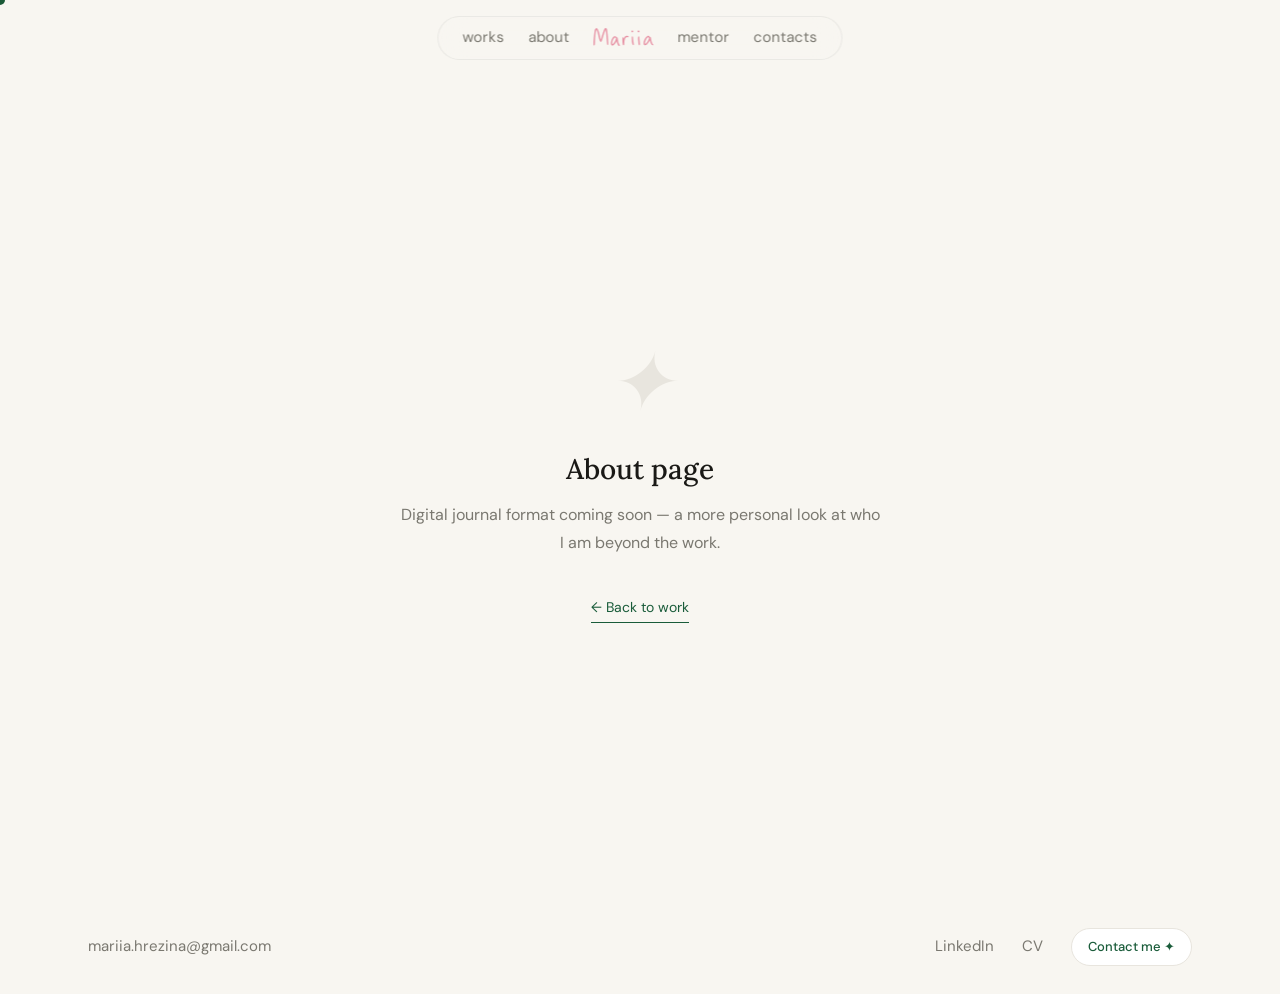
<file: about.html>
<!DOCTYPE html>
<html lang="en">
<head>
  <meta charset="UTF-8">
  <meta name="viewport" content="width=device-width, initial-scale=1.0">
  <title>About — Mariia Hrezina</title>
  <meta name="description" content="Product Designer specialising in SaaS, AI, and growth products. Based in Europe, open to remote opportunities.">

  <!-- Open Graph -->
  <meta property="og:type"         content="website">
  <meta property="og:url"          content="https://mariiahrezina.vercel.app/about">
  <meta property="og:title"        content="About — Mariia Hrezina">
  <meta property="og:description"  content="Product Designer specialising in SaaS, AI, and growth products.">
  <meta property="og:image"        content="https://mariiahrezina.vercel.app/images/og-image.png">
  <meta property="og:image:width"  content="1200">
  <meta property="og:image:height" content="630">

  <!-- Twitter / X -->
  <meta name="twitter:card"        content="summary_large_image">
  <meta name="twitter:title"       content="About — Mariia Hrezina">
  <meta name="twitter:description" content="Product Designer specialising in SaaS, AI, and growth products.">
  <meta name="twitter:image"       content="https://mariiahrezina.vercel.app/images/og-image.png">

  <link rel="preconnect" href="https://fonts.googleapis.com">
  <link rel="preconnect" href="https://fonts.gstatic.com" crossorigin>
  <link href="https://fonts.googleapis.com/css2?family=Lora:ital,wght@0,400;0,500;1,400;1,500&family=DM+Sans:opsz,wght@9..40,300;9..40,400;9..40,500&display=swap" rel="stylesheet">
  <link rel="stylesheet" href="css/style.css">
</head>
<body>

  <div class="cursor" id="cursor"></div>
  <div class="cursor-pill" id="cursorPill"></div>

  <nav class="nav" id="nav">
    <div class="nav-left">
      <a class="nav-link js-nav-works" href="#">works</a>
      <a class="nav-link js-nav-about" href="#">about</a>
    </div>
    <a class="nav-logo js-nav-home" href="/">
      <img src="images/Hero/Mariia.svg" alt="Mariia Hrezina" class="nav-logo-svg">
    </a>
    <div class="nav-right">
      <a class="nav-link js-nav-mentorship" href="#">mentor</a>
      <a class="nav-link js-nav-contacts" href="#">contacts</a>
    </div>
  </nav>

  <main class="about-page">
    <div class="about-placeholder">
      <span class="about-symbol">✦</span>
      <h1 class="about-title">About page</h1>
      <p class="about-desc">
        Digital journal format coming soon — a more personal look
        at who I am beyond the work.
      </p>
      <a href="/" class="about-back">← Back to work</a>
    </div>
  </main>

  <footer class="footer">
    <div class="footer-inner">

      <a href="mailto:mariia.hrezina@gmail.com" class="footer-email full">
        mariia.hrezina@gmail.com
        <span class="email-icon" aria-hidden="true">
          <svg width="15" height="15" viewBox="0 0 117 113" fill="none" xmlns="http://www.w3.org/2000/svg">
            <path d="M41.6324 62.1264C31.4041 57.3291 9.72011 47.7347 4.81052 47.7347C-1.32647 47.7347 107.094 4.55957 111.185 4.55957C115.276 4.55957 84.5921 101.19 80.5008 107.357C76.4095 113.525 49.8159 66.2383 51.8615 64.1823C53.4981 62.5376 74.3638 44.3081 84.5921 35.3989" stroke="currentColor" stroke-width="9.11932" stroke-linecap="round"/>
          </svg>
        </span>
      </a>

      <div class="footer-right">
        <a href="mailto:mariia.hrezina@gmail.com" class="footer-email mobile">Email</a>
        <a href="https://www.linkedin.com/in/mhrezina/" target="_blank" rel="noopener noreferrer">LinkedIn</a>
        <a href="https://drive.google.com/file/d/1EJ774gCKRA43PGMiCuRVSAgigWc9Rduk/view?usp=sharing" target="_blank" rel="noopener noreferrer">CV</a>
      </div>

      <a href="https://www.linkedin.com/in/mhrezina/" target="_blank" rel="noopener noreferrer" class="contact-btn">
        Contact me ✦
      </a>

    </div>
  </footer>

  <script src="js/header.js"></script>
  <script src="js/main.js"></script>
</body>
</html>
</file>
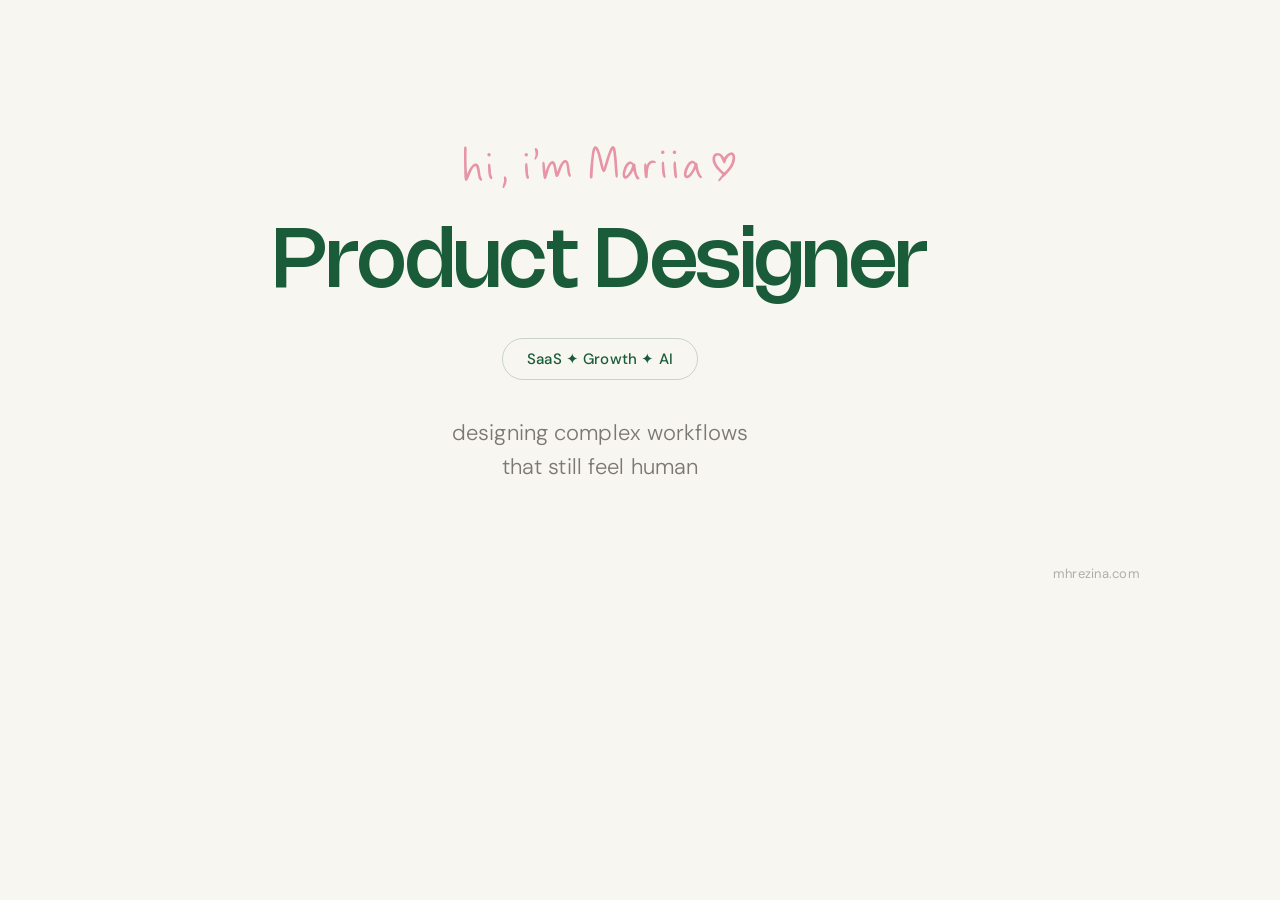
<file: og-image.html>
<!DOCTYPE html>
<html lang="en">
<head>
  <meta charset="UTF-8">
  <meta name="viewport" content="width=1200">
  <title>OG Image — Mariia Hrezina</title>
  <link rel="preconnect" href="https://fonts.googleapis.com">
  <link rel="preconnect" href="https://fonts.gstatic.com" crossorigin>
  <link href="https://fonts.googleapis.com/css2?family=DM+Sans:opsz,wght@9..40,300;9..40,400;9..40,500&display=swap" rel="stylesheet">
  <style>
    @font-face {
      font-family: 'Nohemi';
      src: url('fonts/Nohemi-VF.ttf') format('truetype');
      font-weight: 100 900;
      font-style: normal;
      font-display: block;
    }

    * { margin: 0; padding: 0; box-sizing: border-box; }

    html, body {
      width: 1200px;
      height: 630px;
      overflow: hidden;
      background: #F8F6F1;
    }

    body {
      font-family: 'DM Sans', sans-serif;
      display: flex;
      align-items: center;
      justify-content: center;
    }

    .card {
      display: flex;
      flex-direction: column;
      align-items: center;
      justify-content: center;
      gap: 0;
      text-align: center;
      padding: 80px;
      width: 100%;
      height: 100%;
      position: relative;
    }

    /* Subtle corner mark */
    .card::before {
      content: 'mhrezina.com';
      position: absolute;
      bottom: 48px;
      right: 60px;
      font-family: 'DM Sans', sans-serif;
      font-size: 13px;
      font-weight: 400;
      color: #B0AEA8;
      letter-spacing: 0.02em;
    }

    /* handwritten "hi, i'm Mariia ♡" */
    .og-intro {
      height: 42px;
      width: auto;
      display: block;
      margin-bottom: 36px;
    }

    /* Product Designer */
    .og-title {
      font-family: 'Nohemi', 'DM Sans', sans-serif;
      font-size: 82px;
      font-weight: 500;
      line-height: 1.0;
      letter-spacing: -0.02em;
      color: #1A5C3A;
      margin-bottom: 32px;
    }

    /* SaaS ✦ Growth ✦ AI badge */
    .og-badge {
      display: inline-flex;
      align-items: center;
      gap: 8px;
      padding: 10px 24px;
      border: 1.5px solid rgba(26, 92, 58, 0.22);
      border-radius: 100px;
      font-family: 'DM Sans', sans-serif;
      font-size: 15px;
      font-weight: 500;
      color: #1A5C3A;
      letter-spacing: 0.01em;
      margin-bottom: 36px;
    }

    /* designing complex workflows… */
    .og-desc {
      font-family: 'DM Sans', sans-serif;
      font-size: 22px;
      font-weight: 300;
      line-height: 1.55;
      color: #7A7870;
      letter-spacing: 0.005em;
    }
  </style>
</head>
<body>
  <div class="card">

    <!-- handwritten intro — same inline SVG as homepage -->
    <svg class="og-intro" viewBox="0 0 1492 231" fill="none" xmlns="http://www.w3.org/2000/svg" aria-hidden="true">
      <path fill-rule="evenodd" clip-rule="evenodd" d="M1467 35.0625C1488.85 32.8385 1493.51 57.8536 1491.48 74.3633C1487.08 109.986 1460.96 137.487 1437.5 162.612C1433.37 166.142 1429.19 168.825 1424.93 172.299C1417.53 178.333 1410.39 196.339 1400.1 194.851C1393.87 188.551 1414.69 165.779 1419.5 160.025L1420.68 158.174C1419.89 155.12 1403.43 140.242 1399.82 136.535C1392.95 129.492 1386.72 121.849 1381.22 113.697C1370.84 98.2306 1363.74 82.3975 1367.25 63.4659C1372.62 34.472 1403.19 31.9087 1421.17 51.0723C1425.59 55.7954 1428.04 59.5711 1431.6 65.1124C1438.36 50.7947 1451.32 38.5358 1467 35.0625ZM1468.87 49.4141C1467.81 49.415 1466.75 49.4597 1465.69 49.5499C1451.63 57.4728 1445.94 68.9232 1440.35 83.5118C1438.32 88.779 1436.44 95.957 1430.14 95.7667C1419.6 90.7746 1416.05 43.191 1390.08 53.6377C1372.13 60.8629 1385.63 92.4757 1392.59 103.902C1406.29 123.582 1413.69 130.466 1430.85 146.428C1447.33 130.501 1460.28 115.702 1470.2 94.5401C1473.79 86.9016 1484.16 49.557 1468.87 49.4141Z" fill="#E794A6"/>
      <path d="M817.977 0C831.855 2.00952 833.393 17.0952 835.188 28.9792C840.622 65.0354 842.224 101.866 845.005 138.21C845.595 145.912 847.989 166.109 843.578 172.375C840.382 174.215 841.414 174.224 838.172 173.956C835.161 172.041 833.835 169.377 833.347 165.852C828.641 131.978 828.107 97.1242 824.607 63.0996C823.097 48.4668 822.102 32.642 818.069 18.7254C803.316 46.8449 796.28 81.5157 786.326 111.515C783.498 120.053 779.216 142.915 768.93 143.732C764.021 142.574 761.305 138.691 759.085 134.403C747.657 112.248 737.509 29.723 723.971 17.3814C723.861 17.2783 723.741 17.1844 723.622 17.085C712.32 44.0299 711.473 112.212 708.352 143.391C707.736 152.431 707.795 161.547 706.918 170.566C706.308 176.847 704.236 179.6 697.807 179.369C695.375 178.111 694.171 176.557 693.275 173.989C689.431 162.972 700.666 54.0563 704.132 34.0854C705.479 26.3235 706.982 18.0488 710.606 10.9746C712.632 7.0218 715.789 2.70452 720.25 1.35779C723.272 0.444622 726.311 0.942617 729.027 2.50292C748.09 13.448 762.723 97.6213 768.847 120.547C778.314 87.7109 787.292 53.0971 800.452 21.6343C803.979 13.2124 809.145 3.41332 817.977 0Z" fill="#E794A6"/>
      <path d="M552.645 77.3968C571.469 76.0003 575.303 91.7138 578.089 107.11C580.29 119.275 581.512 132.116 583.016 144.403C584.041 152.773 594.603 168.34 581.212 170.07C564.014 164.472 569.253 102.038 559.027 92.6343C558.242 91.9126 557.77 91.4809 556.695 91.5738C540.53 92.9758 527.854 154.304 517.807 166.882C515.879 169.296 513.674 170.847 510.556 171.109C496.062 172.325 498.042 108.65 486.509 98.7282C476.808 96.7518 467.828 126.835 465.175 134.707C462.433 143.015 455.537 176.019 449.723 179.841C447.206 181.496 445.08 181.56 442.209 180.991C441.134 180.454 440.352 179.78 439.746 178.737C435.242 170.993 429.246 100.483 431.681 91.7745C432.208 89.8902 433.741 87.819 435.58 87.0761C437.814 86.1731 438.66 86.6426 440.616 87.6533C445.665 94.1799 446.926 132.143 447.729 142.779C451.078 131.473 468.685 73.0381 491.671 84.1756C507.313 91.7534 508.176 125.752 512.847 142.023L513.071 141.377C520.146 121.085 532.742 87.0476 552.645 77.3968Z" fill="#E794A6"/>
      <path fill-rule="evenodd" clip-rule="evenodd" d="M1249.89 81.1437C1263.1 79.5383 1264.59 82.8052 1273.88 91.2941C1274.65 92.0065 1279.35 92.9108 1280.77 93.257C1282.09 94.3119 1283.26 95.6113 1283.6 97.2609C1288.16 118.914 1289.59 141.667 1301.73 160.946C1304.39 165.149 1308.61 164.704 1310.05 170.969C1303.46 187.214 1287.49 166.948 1284.61 158.531C1281.99 150.906 1277.58 143.531 1276.14 135.163C1275.76 132.912 1274.72 129.539 1273.4 127.739L1272.24 129.196C1265.06 143.28 1242.35 184.851 1220.2 176.512C1201.31 169.401 1211.43 134.988 1217.33 121.505C1224.19 105.784 1232.77 88.2971 1249.89 81.1437ZM1266.93 101.157C1261.59 95.8045 1260.98 94.3031 1253.09 94.7072C1237.56 104.973 1228.96 129.361 1224.7 146.841C1223.61 151.329 1222.66 159.07 1226.02 162.655C1230.04 163.409 1231.14 162.07 1234.24 159.587C1250.49 143.624 1261.83 123.351 1266.93 101.157Z" fill="#E794A6"/>
      <path fill-rule="evenodd" clip-rule="evenodd" d="M907.682 85.6677C920.897 84.9101 922.527 86.4507 932.501 96.0564C932.446 96.0012 936.949 96.6833 937.621 96.9226C944.693 99.4514 943.064 111.309 944.51 117.359C946.499 130.642 948.027 145.298 952.908 157.862C955.551 164.683 961.813 171.261 965.45 177.593C965.883 178.471 965.634 179.733 964.953 180.52C947.732 200.478 934.452 144.933 932.795 138.277L931.856 134.966C930.622 135.145 894.035 204.876 875.553 171.737C869.364 160.639 872.734 142.906 876.482 131.459C882.615 112.699 889.615 95.3424 907.682 85.6677ZM912.175 98.4197C897.763 107.68 891.62 129.644 887.439 145.35C886.095 150.395 883.572 163.982 890.81 164.786C893.444 163.421 893.831 163.168 895.985 161.141C910.839 145.462 921.642 126.097 925.372 104.695C920.104 99.7647 919.385 98.5329 912.175 98.4197Z" fill="#E794A6"/>
      <path d="M5.9131 1.27588C18.5883 3.49528 14.087 20.7285 14.006 31.4195L13.8273 81.3472C13.8117 105.588 15.4564 129.834 16.7548 154.052C23.9682 137.888 45.6029 88.8127 69.2571 96.6345C88.2819 102.925 87.8786 150.232 92.1783 167.041C93.3469 171.61 97.7663 179.317 100.071 183.844C99.8024 186.526 99.1513 187.248 97.7193 189.436C90.353 193.639 85.4087 186.448 81.936 180.793C76.1795 165.658 72.8744 116.675 63.9978 111.093C43.1211 110.096 25.8763 184.772 15.9141 190.414C13.0528 192.035 10.4227 191.962 7.36535 191.062C0.979844 183.894 1.68894 145.828 1.29664 134.745C-0.0441916 95.4994 -0.345322 56.226 0.39416 16.9645C0.638198 8.2986 0.00829983 6.86257 5.9131 1.27588Z" fill="#E794A6"/>
      <path d="M1033.07 79.2864C1040.6 78.7322 1054.79 81.04 1056.53 89.9498C1053.13 96.909 1044.11 93.0759 1038.15 91.5358C1007.59 101.655 1013.89 143.811 1010.21 168.911C1009.51 173.717 1007.75 175.092 1003.89 177.646C1002.35 177.359 997.239 176.255 996.677 174.655C992.386 162.49 986.225 100.039 995.977 93.3594L998.252 94.2772C1003.75 100.568 1003.21 101.488 1003.89 109.955C1010.17 93.9559 1015.5 84.5794 1033.07 79.2864Z" fill="#E794A6"/>
      <path d="M1156.1 85.103C1161.17 85.1776 1164.96 86.8714 1165.45 92.4893C1167.75 118.521 1169.19 144.597 1172.42 170.539C1172.71 172.802 1169.37 175.913 1167.93 177.445C1153.72 177.914 1154.95 141.324 1153.76 130.784C1152.47 119.292 1149.76 93.9097 1156.1 85.103Z" fill="#E794A6"/>
      <path d="M1092.55 85.0029C1094.23 85.5838 1099.51 88.0968 1099.74 90.0042C1103.05 116.372 1103.39 142.953 1108.99 169.019C1109.53 171.534 1106.16 174.635 1104.5 176.344C1085.37 172.921 1088.92 111.043 1087.65 95.4703C1087.3 91.0793 1089.39 88.0103 1092.55 85.0029Z" fill="#E794A6"/>
      <path d="M339.851 93.3633C341.702 93.401 343.72 93.366 345.323 94.3989C352.036 98.7254 351.411 144.37 352.862 154.526C353.787 160.994 356.372 167.484 357.888 173.883C357.595 176.804 356.014 178.33 354.183 180.65C343.811 182.853 340.442 168.955 339.753 161.415C338.417 146.805 331.571 104.562 339.851 93.3633Z" fill="#E794A6"/>
      <path d="M136.566 96.0347C138.315 96.2317 141.642 97.3022 142.888 98.6029C147.041 102.94 148.28 147.597 150.128 157.01C151.244 162.688 156.395 171.095 155.964 176.497C155.718 179.577 153.031 181.458 150.867 183.317C132.066 181.846 132.16 121.068 132.166 106.472C132.168 101.993 133.474 99.205 136.566 96.0347Z" fill="#E794A6"/>
      <path d="M393.456 11.6626C416.264 15.8676 409.767 62.0183 394.371 74.3065C391.725 75.2031 391.407 75.2022 388.779 74.2531C384.579 68.4077 392.484 60.2831 393.482 50.4316C395.011 35.3175 391.109 31.384 389.115 17.0578C388.842 15.098 391.829 12.9182 393.456 11.6626Z" fill="#E794A6"/>
      <path d="M222.876 166.166C245.758 169.923 230.201 219.716 219.332 230.506C215.985 231.111 215.564 231.055 212.863 229.792C209.764 223.432 220.747 200.292 220.187 190.784C219.833 184.758 220.811 179.019 218.594 172.156C218.044 170.453 221.559 167.37 222.876 166.166Z" fill="#E794A6"/>
      <path d="M1153.65 25.5689C1158.61 23.3817 1164.39 25.5864 1166.63 30.5112C1168.87 35.437 1166.72 41.2464 1161.82 43.5349C1158.61 45.0363 1154.82 44.6956 1151.93 42.641C1149.04 40.5864 1147.46 37.1353 1147.82 33.6033C1148.18 30.0721 1150.4 27.004 1153.65 25.5689Z" fill="#E794A6"/>
      <path d="M1089.55 25.5522C1092.94 24.2322 1096.79 24.9005 1099.53 27.2883C1102.28 29.6753 1103.47 33.3896 1102.65 36.9309C1101.81 40.4731 1099.07 43.2586 1095.55 44.1662C1090.53 45.4578 1085.37 42.6161 1083.78 37.683C1082.19 32.7498 1084.72 27.4329 1089.55 25.5522Z" fill="#E794A6"/>
      <path d="M133.975 39.5029C137.148 38.1783 140.791 38.692 143.473 40.8423C146.155 42.9927 147.448 46.4373 146.842 49.8202C146.236 53.2041 143.83 55.986 140.568 57.0731C135.775 58.6711 130.576 56.1931 128.802 51.4643C127.027 46.7356 129.313 41.4499 133.975 39.5029Z" fill="#E794A6"/>
      <path d="M339.879 39.3574C344.792 38.0668 349.832 40.9471 351.213 45.8333C352.593 50.7195 349.803 55.81 344.941 57.2782C341.717 58.2512 338.217 57.409 335.79 55.0754C333.362 52.741 332.384 49.2788 333.231 46.0202C334.08 42.7615 336.621 40.2135 339.879 39.3574Z" fill="#E794A6"/>
    </svg>

    <h1 class="og-title">Product Designer</h1>

    <span class="og-badge">SaaS ✦ Growth ✦ AI</span>

    <p class="og-desc">designing complex workflows<br>that still feel human</p>

  </div>
</body>
</html>
</file>
<file: css/style.css>
/* ================================================
   MARIIA HREZINA — PORTFOLIO
   Design System & Styles
   ================================================ */

/* --- 0. FONTS --- */
@font-face {
  font-family: 'Nohemi';
  src: url('../fonts/Nohemi-VF.ttf') format('truetype');
  font-weight: 100 900;
  font-style: normal;
  font-display: swap;
}
@font-face {
  font-family: 'Nohemi';
  src: url('../fonts/Nohemi-Light.woff') format('woff');
  font-weight: 300;
  font-style: normal;
  font-display: swap;
}
@font-face {
  font-family: 'Nohemi';
  src: url('../fonts/Nohemi-Regular.woff') format('woff');
  font-weight: 400;
  font-style: normal;
  font-display: swap;
}
@font-face {
  font-family: 'Nohemi';
  src: url('../fonts/Nohemi-Medium.woff') format('woff');
  font-weight: 500;
  font-style: normal;
  font-display: swap;
}

/* --- 1. VARIABLES --- */
:root {
  --accent-green: #1A5C3A;
  --accent-green-light: #E8F4EE;
  --accent-green-mid: #134A2E;
  --accent-pink: #F4A0BC;
  --accent-pink-light: #FDE8F0;
  --bg: #F8F6F1;
  --bg-card: #FFFFFF;
  --text: #1A1916;
  --text-muted: #7A7870;
  --text-light: #B0AEA8;
  --border: #E8E5DE;

  --radius: 12px;
  --radius-lg: 20px;
  --nav-height: 64px;
  --max-width: 1200px;
  --content-width: 900px;
}

/* --- 2. RESET --- */
*, *::before, *::after {
  box-sizing: border-box;
  margin: 0;
  padding: 0;
}

html {
  scroll-behavior: smooth;
  scroll-padding-top: var(--nav-height);
}

body {
  font-family: 'DM Sans', sans-serif;
  background: var(--bg);
  color: var(--text);
  font-size: 16px;
  line-height: 1.7;
  overflow-x: hidden;
  cursor: none;
}

a {
  text-decoration: none;
  color: inherit;
}

img {
  max-width: 100%;
  display: block;
}

/* --- 3. CUSTOM CURSOR --- */

/* Remove system pointer on all interactive elements globally.
   Touch override (@media hover:none) restores cursor:auto with !important. */
a, button, [role="button"] {
  cursor: none;
}

.cursor {
  width: 10px;
  height: 10px;
  background: var(--accent-green);
  border-radius: 50%;
  position: fixed;
  top: 0;
  left: 0;
  pointer-events: none;
  z-index: 9999;
  transform: translate(-50%, -50%);
  transition: width 0.2s ease, height 0.2s ease, border-radius 0.2s ease,
              background 0.2s ease, opacity 0.2s ease, transform 0.2s ease;
  mix-blend-mode: multiply;
}

/* Hover state: subtle scale only, no color or glow change */
body.cursor-hover .cursor {
  transform: translate(-50%, -50%) scale(1.15);
  opacity: 0.75;
}

.cursor.hovering {
  width: 52px;
  height: 28px;
  border-radius: 100px;
  background: var(--text);
  mix-blend-mode: normal;
}

/* Cursor dot: fade out when the text-only explore label takes over */
.cursor.is-case-hover {
  opacity: 0;
}

.cursor-pill {
  position: fixed;
  top: 0;
  left: 0;
  pointer-events: none;
  z-index: 10000;
  transform: translate(-50%, -50%) scale(0.88);
  font-family: 'DM Sans', sans-serif;
  font-size: 12px;
  font-weight: 500;
  color: var(--bg);
  opacity: 0;
  transition: opacity 0.15s ease, transform 0.15s ease;
  white-space: nowrap;
  line-height: 28px;
}

.cursor-pill.visible {
  opacity: 1;
  transform: translate(-50%, -50%) scale(1);
}

/* "Explore case" — soft beige pill, floats to the right of the cursor */
.cursor-explore {
  position: fixed;
  top: 0;
  left: 0;
  pointer-events: none;
  z-index: 10000;
  transform: translate(12px, -50%) scale(0.97);
  font-family: 'Nohemi', 'DM Sans', sans-serif;
  font-size: 13px;
  font-weight: 400;
  color: rgba(26, 25, 22, 0.70);
  letter-spacing: 0.01em;
  white-space: nowrap;
  padding: 6px 14px;
  background: rgba(236, 235, 228, 0.88);
  border: 1px solid rgba(26, 25, 22, 0.09);
  border-radius: 100px;
  box-shadow: 0 4px 20px rgba(26, 25, 22, 0.07);
  backdrop-filter: blur(6px);
  -webkit-backdrop-filter: blur(6px);
  opacity: 0;
  transition: opacity 0.13s ease, transform 0.13s ease;
}

.cursor-explore.visible {
  opacity: 1;
  transform: translate(12px, -50%) scale(1);
}

/* "Goodreads ↗" — same pill style, shown on reading card hover */
.cursor-goodreads {
  position: fixed;
  top: 0;
  left: 0;
  pointer-events: none;
  z-index: 10000;
  transform: translate(12px, -50%) scale(0.97);
  font-family: 'DM Sans', sans-serif;
  font-size: 13px;
  font-weight: 400;
  color: rgba(26, 25, 22, 0.70);
  letter-spacing: 0.01em;
  white-space: nowrap;
  display: flex;
  align-items: center;
  gap: 5px;
  padding: 6px 14px;
  background: rgba(236, 235, 228, 0.88);
  border: 1px solid rgba(26, 25, 22, 0.09);
  border-radius: 100px;
  box-shadow: 0 4px 20px rgba(26, 25, 22, 0.07);
  backdrop-filter: blur(6px);
  -webkit-backdrop-filter: blur(6px);
  opacity: 0;
  transition: opacity 0.13s ease, transform 0.13s ease;
}

.cursor-goodreads.visible {
  opacity: 1;
  transform: translate(12px, -50%) scale(1);
}

/* Hide cursor dot when goodreads label is active */
.cursor.is-goodreads-hover {
  opacity: 0;
}

/* --- 4. TYPOGRAPHY --- */
h1, h2, h3, h4 {
  font-family: 'Nohemi', 'DM Sans', sans-serif;
  font-weight: 400;
  line-height: 1.15;
}

.section-label {
  display: flex;
  align-items: center;
  gap: 16px;
  margin-bottom: 64px;
}

.section-label span {
  font-family: 'Nohemi', 'DM Sans', sans-serif;
  font-size: clamp(40px, 5.5vw, 72px); /* same as .hero-headline */
  font-weight: 500;
  letter-spacing: -0.035em;
  line-height: 0.95;
  text-transform: none;
  color: #3A3935; /* dark warm gray, softer than --text */
  white-space: nowrap;
}

.section-line {
  display: none;
}

/* --- 5. NAVIGATION --- */
.nav {
  position: fixed;
  top: 0;
  left: 0;
  right: 0;
  z-index: 100;
  height: var(--nav-height);
  display: flex;
  align-items: center;
  justify-content: center;
  padding: 0 48px;
  transition: background 0.3s ease, border-bottom 0.3s ease, backdrop-filter 0.3s ease;
}


.nav.scrolled {
  background: rgba(248, 246, 241, 0.88);
  backdrop-filter: blur(12px);
  -webkit-backdrop-filter: blur(12px);
  border-bottom: 1px solid var(--border);
}

.nav-left,
.nav-right {
  display: flex;
  align-items: center;
  gap: 28px;
  flex: 1;
}

.nav-left {
  justify-content: flex-end;
  padding-right: 40px;
}

.nav-right {
  justify-content: flex-start;
  padding-left: 40px;
}

.nav-logo {
  display: flex;
  align-items: center;
  flex-shrink: 0;
}

.nav-logo-svg {
  height: 18px;
  width: auto;
  display: block;
  transition: opacity 0.2s;
  /* The SVG artboard has its visual mass ~2px below mathematical centre;
     nudge up to optically align with the text links beside it */
  transform: translateY(-1px);
}

.nav-logo:hover .nav-logo-svg {
  opacity: 0.7;
}

.nav-link {
  font-size: 15px;
  font-weight: 400;
  color: var(--text-muted);
  text-decoration: none;
  position: relative;
  transition: color 0.2s;
}

.nav-link:hover {
  color: var(--text);
}

.nav-link.active {
  color: #4A4845;
}

.nav-link.active::after {
  content: '';
  position: absolute;
  left: 0;
  bottom: -5px;
  width: 100%;
  height: 8px;
  background-image: url("data:image/svg+xml,%3Csvg xmlns='http://www.w3.org/2000/svg' width='100' height='8' viewBox='0 0 100 8'%3E%3Cpath d='M0,5.5 C8,3 20,7 38,5 C55,3 68,6.5 82,4.5 C90,3.5 96,5 100,5' stroke='%23E794A6' stroke-width='1.5' fill='none' stroke-linecap='round'/%3E%3C/svg%3E");
  background-repeat: no-repeat;
  background-size: 100% 8px;
}

/* --- 6. MOBILE NAV --- */

/* Burger button — hidden on desktop, shown via media query */
.nav-burger {
  display: none;
  flex-direction: column;
  justify-content: center;
  align-items: center;
  gap: 5px;
  width: 40px;
  height: 40px;
  background: none;
  border: none;
  padding: 0;
  cursor: pointer;
  color: var(--text-muted);
  flex-shrink: 0;
}

.nav-burger-line {
  display: block;
  width: 18px;
  height: 1px;               /* whole pixel — no sub-pixel anti-aliasing, all three render identically */
  background: currentColor;
  border-radius: 0;
  transform-origin: center;
  transition: transform 0.25s ease, opacity 0.2s ease;
}

/* translateY = height (1px) + gap (5px) = 6px */
.nav-burger.is-open .nav-burger-line:nth-child(1) {
  transform: translateY(6px) rotate(45deg);
}
.nav-burger.is-open .nav-burger-line:nth-child(2) {
  opacity: 0;
}
.nav-burger.is-open .nav-burger-line:nth-child(3) {
  transform: translateY(-6px) rotate(-45deg);
}

/* Mobile dropdown — floating glass card, hidden on desktop */
.nav-mobile-menu {
  display: none;
  position: fixed;
  /* Sit directly under the floating pill (top: 16px + height: 44px + 8px gap) */
  top: 68px;
  /* Centre under the pill */
  left: 50%;
  right: auto;
  width: auto;
  min-width: 180px;
  z-index: 99;

  /* Same warm-beige glass family as the pill; more opaque for link legibility */
  background: rgba(248, 246, 241, 0.88);
  backdrop-filter: blur(16px) saturate(1.1);
  -webkit-backdrop-filter: blur(16px) saturate(1.1);
  border: 1px solid rgba(26, 25, 22, 0.06);
  border-radius: 20px;
  box-shadow: none;
}

.nav-mobile-link {
  display: block;
  padding: 13px 36px;
  font-size: 16px;
  font-weight: 400;
  color: var(--text-muted);
  text-decoration: none;
  text-align: center;
  white-space: nowrap;
  transition: color 0.15s;
}

.nav-mobile-link:active {
  color: var(--text);
}

@media (max-width: 768px) {
  /* Compact floating pill — content-width, centred */
  .nav {
    left: 50%;
    right: auto;
    transform: translateX(-50%);
    top: 16px;
    height: 44px;
    width: auto;
    padding: 0 12px 0 20px;
    gap: 16px;
    justify-content: flex-start;
    border-radius: 100px;

    background: rgba(248, 246, 241, 0.88);
    backdrop-filter: blur(16px) saturate(1.1);
    -webkit-backdrop-filter: blur(16px) saturate(1.1);
    border: 1px solid rgba(26, 25, 22, 0.06);
    box-shadow: none;
  }

  /* On scroll: marginally more solid, same family */
  .nav.scrolled {
    background: rgba(248, 246, 241, 0.94);
    backdrop-filter: blur(18px) saturate(1.1);
    -webkit-backdrop-filter: blur(18px) saturate(1.1);
    border: 1px solid rgba(26, 25, 22, 0.06);
    box-shadow: none;
  }

  /* Hide desktop nav groups */
  .nav-left,
  .nav-right {
    display: none;
  }

  /* Show burger */
  .nav-burger {
    display: flex;
  }

  /* translateX(-50%) centres the card; translateY animates open/close */
  .nav-mobile-menu {
    display: block;
    opacity: 0;
    visibility: hidden;
    transform: translateX(-50%) translateY(-6px);
    transition: opacity 0.22s ease, transform 0.22s ease,
                visibility 0s linear 0.22s;
  }

  .nav-mobile-menu.is-open {
    opacity: 1;
    visibility: visible;
    transform: translateX(-50%) translateY(0);
    transition: opacity 0.22s ease, transform 0.22s ease,
                visibility 0s linear 0s;
  }
}

/* --- 6b. DESKTOP FLOATING PILL NAV --- */
@media (min-width: 769px) {
  /* Detach from full-width bar → centered compact pill */
  .nav {
    left: 50%;
    right: auto;
    transform: translateX(-50%);
    width: auto;
    white-space: nowrap;     /* keeps pill width content-driven */
    top: 16px;
    height: 44px;
    padding: 0 24px;
    border-radius: 100px;

    /* Liquid-glass: translucent warm white, soft blur — no shadow */
    background: rgba(248, 246, 241, 0.52);
    backdrop-filter: blur(14px) saturate(1.2);
    -webkit-backdrop-filter: blur(14px) saturate(1.2);
    border: 1px solid rgba(26, 25, 22, 0.06);
    box-shadow: none;
    transition: background 0.35s ease, border-color 0.35s ease,
                backdrop-filter 0.35s ease;
  }

  /* Over images: shift to cleaner white glass for legibility — still no shadow */
  .nav.scrolled {
    background: rgba(255, 255, 255, 0.62);
    backdrop-filter: blur(18px) saturate(1.1);
    -webkit-backdrop-filter: blur(18px) saturate(1.1);
    border-color: rgba(26, 25, 22, 0.08);
    border-bottom: none;     /* reset the full-width underline from the mobile rule */
    box-shadow: none;
  }

  /* Remove flex-stretch so the pill width is driven by content, not viewport */
  .nav-left,
  .nav-right {
    flex: none;
    gap: 24px;          /* match the logo-side spacing so all four intervals are equal */
  }

  /* Equal breathing room on both sides of the centre logo:
     works [24px] about [24px] Mariia [24px] contacts [24px] cv */
  .nav-left  { padding-right: 24px; }
  .nav-right { padding-left:  24px; }
}

/* --- 6b. HERO INTRO SVG — cursor-proximity lift (JS-driven, desktop only) --- */
@media (hover: hover) and (pointer: fine) {
  .hero-intro-svg path {
    transform-box: fill-box;
    transform-origin: center bottom;
    will-change: transform;
  }
}

/* --- 7. SCROLL REVEAL --- */
.reveal {
  opacity: 0;
  transform: translateY(20px);
  transition: opacity 0.7s ease, transform 0.7s ease;
}

.reveal.visible {
  opacity: 1;
  transform: translateY(0);
}

.reveal-delay-1 { transition-delay: 0.12s; }
.reveal-delay-2 { transition-delay: 0.24s; }
.reveal-delay-3 { transition-delay: 0.36s; }
.reveal-delay-4 { transition-delay: 0.48s; }

/* --- 7. HERO — MOODBOARD --- */
.hero {
  position: relative;
  height: 100vh;
  min-height: 640px;
  overflow: hidden;
  background: var(--bg);
}

/* Identity block — centered */
.hero-identity {
  position: absolute;
  top: 50%;
  left: 50%;
  transform: translate(-50%, -50%);
  text-align: center;
  z-index: 10;
  white-space: nowrap;
}

/* Photo cluster — transparent on desktop (cards still position relative to .hero),
   becomes a real block container on mobile to group polaroid + badge below text. */
.hero-photo-cluster {
  display: contents;
}

.hero-intro-svg {
  height: 34px;
  width: auto;
  display: block;
  margin: 8px auto 22px;
  overflow: visible;
}

.hero-headline {
  font-family: 'Nohemi', 'DM Sans', sans-serif;
  font-size: clamp(40px, 5.5vw, 72px);
  font-weight: 500;
  line-height: 1.0;
  letter-spacing: -0.02em;
  color: var(--accent-green);
  margin-bottom: 22px;
}

.hero-badge {
  display: inline-block;
  background: var(--bg-card);
  border: 1px solid var(--border);
  border-radius: 100px;
  padding: 8px 18px;
  font-size: 13px;
  font-weight: 500;
  color: var(--accent-green);
  box-shadow: 0 2px 12px rgba(26,25,22,0.06);
  margin-bottom: 20px;
  white-space: nowrap;
}

.hero-desc {
  font-size: 17px;
  font-weight: 400;
  color: var(--text-muted);
  line-height: 1.6;
  white-space: normal;
}

/* Drag hint */
.drag-hint {
  position: absolute;
  bottom: 28px;
  left: 50%;
  transform: translateX(-50%);
  font-size: 12px;
  color: var(--text-light);
  z-index: 5;
  pointer-events: none;
  letter-spacing: 0.06em;
  animation: fadeHint 3s ease 1.5s both;
}

@keyframes fadeHint {
  from { opacity: 0; transform: translateX(-50%) translateY(6px); }
  20%  { opacity: 1; transform: translateX(-50%) translateY(0); }
  80%  { opacity: 1; }
  to   { opacity: 0; }
}

/* On shorter desktop/laptop viewports the shuffle card (top: 50%+270px, ~92px tall)
   would overlap the bottom-anchored hint. Switch to a top-anchored position that
   always clears the shuffle card's bottom edge (~50% + 362px) by 10px. */
@media (min-width: 769px) and (max-height: 820px) {
  .drag-hint {
    bottom: auto;
    top: calc(50% + 372px);
  }
}

/* --- 8. MOODBOARD CARDS --- */
.moodboard-card {
  position: absolute;
  cursor: grab;
  user-select: none;
  touch-action: none;
  z-index: 5;
  will-change: transform;
}

.moodboard-card:active { cursor: grabbing; }
.moodboard-card.is-dragging { z-index: 50; }

/* inner wrapper — hover effects live here, not on the draggable root */
.mcard-inner {
  transition: transform 0.25s ease, box-shadow 0.25s ease;
}

.moodboard-card:not(.is-dragging):hover .mcard-inner {
  transform: translateY(-5px) rotate(0.5deg);
  box-shadow: 0 20px 48px rgba(26, 25, 22, 0.13);
}

/* Polaroid hover */
.moodboard-card:not(.is-dragging):hover .polaroid {
  transform: translateY(-5px) rotate(0.5deg);
  box-shadow: 0 20px 48px rgba(26, 25, 22, 0.15);
}

/* --- Player card --- */
.card-player {
  position: relative;
  width: 200px;
  background: var(--bg-card);
  border: 1px solid var(--border);
  border-radius: var(--radius-lg);
  padding: 12px;
  box-shadow: 0 4px 20px rgba(26,25,22,0.07);
}

.player-spotify-btn {
  position: absolute;
  top: 20px;
  right: 20px;
  z-index: 2;
  display: flex;
  align-items: center;
  gap: 3px;
  background: rgba(255,255,255,0.88);
  border: 1px solid rgba(26,25,22,0.08);
  border-radius: 100px;
  padding: 5px 8px;
  color: var(--accent-green);
  box-shadow: 0 2px 8px rgba(26,25,22,0.1);
  backdrop-filter: blur(4px);
  -webkit-backdrop-filter: blur(4px);
  transition: transform 0.15s ease, box-shadow 0.15s ease;
  cursor: pointer;
}

.player-spotify-btn:hover {
  transform: scale(1.06);
  box-shadow: 0 4px 14px rgba(26,25,22,0.14);
}

.mcard-label {
  font-size: 10px;
  font-weight: 500;
  letter-spacing: 0.1em;
  text-transform: uppercase;
  color: var(--text-light);
  margin-bottom: 12px;
}

.player-cover {
  width: 100%;
  aspect-ratio: 1 / 1;
  border-radius: var(--radius);
  overflow: hidden;
  margin-bottom: 12px;
  background: var(--accent-green-light);
  line-height: 0;
}

.player-cover img {
  width: 100%;
  height: 100%;
  object-fit: cover;
  display: block;
}

.player-info { margin-bottom: 10px; }

.player-title {
  font-size: 13px;
  font-weight: 500;
  color: var(--text);
  line-height: 1.3;
}

.player-subtitle {
  font-size: 11px;
  color: var(--text-muted);
  margin-top: 2px;
}

.player-progress-wrap {
  display: flex;
  align-items: center;
  gap: 6px;
  margin-bottom: 12px;
}

.player-time {
  font-size: 10px;
  color: var(--text-light);
  white-space: nowrap;
  flex-shrink: 0;
}

.player-progress-track {
  flex: 1;
  height: 3px;
  background: var(--border);
  border-radius: 2px;
  overflow: hidden;
}

.player-progress-fill {
  height: 100%;
  width: 17%;
  background: var(--accent-green);
  border-radius: 2px;
}

.player-controls {
  display: flex;
  align-items: center;
  justify-content: center;
  gap: 18px;
}

.player-btn {
  background: none;
  border: none;
  cursor: pointer;
  padding: 4px;
  color: var(--text);
  display: flex;
  align-items: center;
  justify-content: center;
  transition: color 0.15s ease, transform 0.15s ease;
}

.player-btn:hover {
  color: var(--accent-green);
  transform: scale(1.1);
}

.player-btn-play {
  width: 34px;
  height: 34px;
  background: var(--text);
  border-radius: 50%;
  color: #fff;
  padding: 0;
}

.player-btn-play:hover {
  background: var(--accent-green);
  color: #fff;
  transform: scale(1.08);
}

/* --- Polaroid --- */
.polaroid {
  background: #fff;
  padding: 10px 10px 40px;
  width: 158px;
  border-radius: 6px;
  box-shadow: 0 6px 24px rgba(26,25,22,0.1), 0 1px 3px rgba(26,25,22,0.05);
  transition: transform 0.25s ease, box-shadow 0.25s ease;
  position: relative;
}

/* Pink tape on top of polaroid */
.polaroid::before {
  content: '';
  position: absolute;
  top: -10px;
  left: 50%;
  transform: translateX(-50%) rotate(-1deg);
  width: 72px;
  height: 22px;
  background: rgba(244, 160, 188, 0.52);
  border-radius: 2px;
  z-index: 2;
  pointer-events: none;
  box-shadow: 0 1px 4px rgba(244,160,188,0.25);
}

.polaroid-img {
  width: 138px;
  height: 138px;
  display: flex;
  border-radius: 3px;
  align-items: center;
  justify-content: center;
  font-size: 28px;
  color: var(--text-light);
  overflow: hidden;
}

.polaroid-img img {
  width: 100%;
  height: 100%;
  object-fit: cover;
  display: block;
}

.polaroid-caption {
  text-align: center;
  font-size: 13px;
  color: var(--text-muted);
  margin-top: 8px;
  font-family: 'Lora', serif;
  font-style: italic;
  line-height: 1.3;
}

/* --- Reading card --- */
.card-reading {
  width: 220px;
  background: var(--bg-card);
  border: 1px solid var(--border);
  border-radius: var(--radius-lg);
  padding: 16px;
  box-shadow: 0 4px 20px rgba(26,25,22,0.07);
  cursor: pointer;
  position: relative;
}

/* Green tape on top of reading card */
.card-reading::before {
  content: '';
  position: absolute;
  top: -10px;
  left: 50%;
  transform: translateX(-50%) rotate(1deg);
  width: 72px;
  height: 22px;
  background: rgba(26, 92, 58, 0.28);
  border-radius: 2px;
  z-index: 2;
  pointer-events: none;
  box-shadow: 0 1px 4px rgba(26, 92, 58, 0.15);
}

.reading-list {
  display: flex;
  flex-direction: column;
  gap: 12px;
}

.reading-row {
  display: flex;
  align-items: center;
  gap: 10px;
}

.reading-cover {
  width: 38px;
  height: 54px;
  object-fit: cover;
  border-radius: 3px;
  flex-shrink: 0;
  box-shadow: 1px 2px 8px rgba(0,0,0,0.14);
  display: block;
}

.reading-info { flex: 1; min-width: 0; }

.reading-title {
  font-size: 12px;
  font-weight: 500;
  color: var(--text);
  line-height: 1.35;
}

.reading-author {
  font-size: 11px;
  color: var(--text-muted);
  margin-top: 2px;
  line-height: 1.3;
}

/* --- Experience badge --- */
.card-exp {
  background: var(--bg-card);
  border: 1px solid var(--border);
  border-radius: 50%;
  width: 130px;
  height: 130px;
  box-shadow: 0 2px 12px rgba(26,25,22,0.06);
  display: flex;
  flex-direction: column;
  align-items: center;
  justify-content: center;
  text-align: center;
  transition: transform 0.25s ease, box-shadow 0.25s ease;
}

.moodboard-card:not(.is-dragging):hover .card-exp {
  transform: translateY(-4px);
  box-shadow: 0 14px 36px rgba(26,25,22,0.1);
}

.exp-number {
  font-family: 'Nohemi', 'DM Sans', sans-serif;
  font-size: 48px;
  font-weight: 500;
  line-height: 1;
  color: var(--accent-green);
}

.exp-label {
  font-size: 13px;
  font-weight: 500;
  color: var(--accent-green);
  line-height: 1.35;
}

/* --- Skills card --- */
.card-skills {
  width: 196px;
  background-color: var(--bg-card);
  background-image:
    repeating-linear-gradient(
      0deg,
      transparent, transparent 17px,
      rgba(26, 92, 58, 0.07) 17px, rgba(26, 92, 58, 0.07) 18px
    ),
    repeating-linear-gradient(
      90deg,
      transparent, transparent 17px,
      rgba(26, 92, 58, 0.07) 17px, rgba(26, 92, 58, 0.07) 18px
    );
  border: 1px solid var(--border);
  border-radius: var(--radius-lg);
  padding: 16px;
  box-shadow: 0 4px 20px rgba(26,25,22,0.07);
}

.skills-title {
  font-family: 'DM Sans', sans-serif;
  font-style: normal;
  font-size: 13px;
  font-weight: 500;
  color: var(--accent-green);
  margin-bottom: 12px;
  line-height: 1;
}

.skills-tags {
  display: flex;
  flex-wrap: wrap;
  gap: 6px;
}

.skill-tag {
  display: inline-block;
  font-size: 11px;
  font-weight: 400;
  color: var(--text-muted);
  border: 1px solid var(--border);
  border-radius: 100px;
  padding: 4px 10px;
  background: rgba(255,255,255,0.65);
  white-space: nowrap;
  line-height: 1.4;
}


/* --- Shuffle card --- */
.card-shuffle {
  background: var(--bg-card);
  border: 1px solid var(--border);
  border-radius: var(--radius-lg);
  padding: 14px 18px;
  box-shadow: 0 4px 20px rgba(26,25,22,0.07);
  display: flex;
  flex-direction: column;
  align-items: center;
  gap: 10px;
  cursor: pointer;
  min-width: 96px;
}

.shuffle-deck {
  position: relative;
  width: 58px;
  height: 40px;
  flex-shrink: 0;
}

.shuffle-mini {
  position: absolute;
  width: 42px;
  height: 28px;
  border-radius: 6px;
  border: 1px solid var(--border);
  transition: transform 0.22s ease;
}

.shuffle-mini-3 {
  top: 0; left: 8px;
  background: var(--accent-green-light);
  transform: rotate(-4deg);
  box-shadow: 0 1px 4px rgba(26,25,22,0.07);
}

.shuffle-mini-2 {
  top: 5px; left: 4px;
  background: var(--bg);
  transform: rotate(-1deg);
  box-shadow: 0 2px 6px rgba(26,25,22,0.08);
}

.shuffle-mini-1 {
  top: 10px; left: 0;
  background: var(--bg-card);
  transform: rotate(2deg);
  box-shadow: 0 2px 8px rgba(26,25,22,0.09);
}

.shuffle-label {
  font-size: 10px;
  font-weight: 500;
  color: var(--text-light);
  letter-spacing: 0.1em;
  text-transform: uppercase;
}

/* Shuffle card — never draggable, always pointer */
.js-shuffle-card { cursor: pointer; }
.js-shuffle-card:active { cursor: pointer; }

.moodboard-card:not(.is-dragging):hover .card-shuffle .shuffle-mini-3 {
  transform: rotate(-7deg) translateX(-2px);
}

.moodboard-card:not(.is-dragging):hover .card-shuffle .shuffle-mini-1 {
  transform: rotate(5deg) translateX(2px);
}

/* --- Chip / tag card --- */
.card-chip {
  background: var(--bg-card);
  border: 1px solid var(--border);
  border-radius: 100px;
  padding: 8px 18px;
  font-size: 13px;
  font-weight: 500;
  color: var(--accent-green);
  box-shadow: 0 2px 12px rgba(26,25,22,0.06);
  white-space: nowrap;
}

/* --- 8b. BASKET --- */
.basket-scene {
  position: absolute;
  top: 50%;
  left: 50%;
  transform: translate(-50%, -40%);
  z-index: 2;
  pointer-events: none;
}

.basket-handle {
  width: 190px;
  height: 52px;
  margin: 0 auto;
  border: 3px solid var(--accent-green);
  border-bottom: none;
  border-radius: 100px 100px 0 0;
  position: relative;
  bottom: -2px;
  opacity: 0.7;
}

.basket {
  width: 500px;
  height: 300px;
  border: 3px solid var(--accent-green);
  border-radius: 18px 18px 56px 56px;
  opacity: 0.55;
  background-image:
    repeating-linear-gradient(
      90deg,
      transparent, transparent 30px,
      rgba(26, 92, 58, 0.12) 30px, rgba(26, 92, 58, 0.12) 31px
    ),
    repeating-linear-gradient(
      0deg,
      transparent, transparent 30px,
      rgba(26, 92, 58, 0.12) 30px, rgba(26, 92, 58, 0.12) 31px
    );
  position: relative;
}

/* Bottom feet */
.basket::before {
  content: '';
  position: absolute;
  bottom: -14px;
  left: 50px;
  right: 50px;
  height: 14px;
  border: 3px solid var(--accent-green);
  border-top: none;
  border-radius: 0 0 10px 10px;
}

/* --- 8c. ITEM CARDS — book, notepad, Claude, dumbbell --- */

/* Book */
.card-book {
  width: 100px;
  min-height: 148px;
  background: linear-gradient(150deg, #1A5C3A 0%, #2D8A58 100%);
  border-radius: 3px 10px 10px 3px;
  box-shadow: -5px 4px 16px rgba(0,0,0,0.22), inset -2px 0 0 rgba(0,0,0,0.1);
  padding: 14px 10px 12px;
  display: flex;
  flex-direction: column;
  justify-content: flex-end;
  gap: 4px;
  cursor: pointer;
  position: relative;
  transition: box-shadow 0.2s ease, transform 0.2s ease;
}

.card-book::before {
  content: '';
  position: absolute;
  left: 0; top: 0; bottom: 0;
  width: 10px;
  background: rgba(0,0,0,0.18);
  border-radius: 3px 0 0 3px;
}

.moodboard-card:not(.is-dragging):hover .card-book {
  box-shadow: -8px 6px 24px rgba(0,0,0,0.28);
  transform: translateY(-4px) rotate(1deg);
}

.book-title {
  font-family: 'Lora', serif;
  font-size: 11px;
  font-style: italic;
  color: rgba(255,255,255,0.92);
  line-height: 1.35;
}

.book-author {
  font-size: 10px;
  color: rgba(255,255,255,0.6);
  margin-top: 2px;
}

.book-link-hint {
  font-size: 10px;
  color: var(--accent-pink);
  margin-top: 8px;
  display: block;
}

/* Notepad */
.card-notepad {
  width: 130px;
  background: #fff;
  border-radius: 4px 8px 8px 4px;
  border: 1px solid var(--border);
  box-shadow: 0 3px 14px rgba(26,25,22,0.1);
  display: flex;
  overflow: hidden;
  transition: transform 0.25s ease, box-shadow 0.25s ease;
}

.moodboard-card:not(.is-dragging):hover .card-notepad {
  transform: translateY(-4px);
  box-shadow: 0 14px 36px rgba(26,25,22,0.13);
}

.notepad-spirals {
  width: 18px;
  background: var(--accent-green-light);
  border-right: 1px solid var(--border);
  display: flex;
  flex-direction: column;
  align-items: center;
  justify-content: space-evenly;
  padding: 8px 0;
  flex-shrink: 0;
}

.notepad-spirals span {
  display: block;
  width: 10px;
  height: 10px;
  border: 2px solid var(--accent-green);
  border-radius: 50%;
  background: #fff;
}

.notepad-body {
  padding: 10px 10px 12px;
  flex: 1;
}

.notepad-line {
  height: 1px;
  background: rgba(26, 92, 58, 0.15);
  margin-bottom: 9px;
}

.notepad-line.short { width: 60%; }

.notepad-label {
  font-size: 11px;
  color: var(--text-light);
  margin-top: 4px;
  font-style: italic;
}

/* Claude Code card */
.card-claude {
  width: 120px;
  background: var(--bg-card);
  border: 1px solid var(--border);
  border-radius: var(--radius-lg);
  padding: 16px 14px 14px;
  text-align: center;
  box-shadow: 0 4px 18px rgba(26,25,22,0.08);
}

.claude-icon {
  margin: 0 auto 8px;
  width: 32px;
  height: 32px;
}

.claude-name {
  font-size: 12px;
  font-weight: 500;
  color: var(--text);
  line-height: 1.2;
}

.claude-sub {
  font-size: 10px;
  color: var(--text-light);
  margin-top: 4px;
}

/* Dumbbell card */
.card-dumbbell {
  width: 108px;
  background: var(--bg-card);
  border: 1px solid var(--border);
  border-radius: var(--radius-lg);
  padding: 16px 12px 14px;
  text-align: center;
  box-shadow: 0 4px 18px rgba(26,25,22,0.08);
}

.dumbbell-emoji {
  font-size: 32px;
  display: block;
  line-height: 1;
  margin-bottom: 8px;
}

.dumbbell-label {
  font-size: 12px;
  font-weight: 500;
  color: var(--text-muted);
}

/* --- 9. WORK SECTION --- */
.work {
  padding: 180px 48px 60px;
  max-width: var(--max-width);
  margin: 0 auto;
}

/* --- 10. ABOUT ME SECTION --- */
.about-me {
  padding: 60px 48px 120px;
  max-width: var(--max-width);
  margin: 0 auto;
}

.about-me .section-label {
  margin-bottom: 40px;
}

.about-row {
  display: grid;
  grid-template-columns: 1fr 1fr;
  gap: 64px;
  align-items: center;
  margin-top: 0;
}

.about-row + .about-row {
  margin-top: 96px;
}

.about-text {
  font-size: 17px;
  line-height: 1.8;
  color: var(--text);
}

/* Polaroid card — identical to Hero .polaroid, no tape */
.about-polaroid {
  display: inline-block;
  background: #fff;
  padding: 10px 10px 40px;       /* exact match: hero uses 40px bottom */
  border-radius: 6px;             /* exact match: hero uses 6px */
  box-shadow: 0 6px 24px rgba(26,25,22,0.1), 0 1px 3px rgba(26,25,22,0.05);
  transform: rotate(var(--rot, 0deg)) translateY(var(--vy, 0px));
  flex-shrink: 0;
  position: relative;
}

.about-polaroid-img {
  display: block;
  overflow: hidden;
  border-radius: 3px;             /* exact match: hero uses 3px */
}

.about-polaroid-img img {
  display: block;
  width: 100%;
  height: 100%;
  object-fit: cover;
  object-position: center;
}

.about-flag {
  position: absolute;
  bottom: 0;
  left: 0;
  right: 0;
  text-align: center;
  padding-bottom: 10px;
  font-size: 18px;
  line-height: 1;
}

/* Single — Me: exact Hero dimensions */
.about-images-single {
  display: flex;
  justify-content: center;
  align-items: flex-start;
}

.about-images-single .about-polaroid     { width: 158px; }
.about-images-single .about-polaroid-img { width: 138px; height: 138px; }

/* Double — Comms: exact Hero dimensions, overlapping */
.about-images-double {
  display: flex;
  align-items: flex-start;
  justify-content: center;
}

.about-images-double .about-polaroid                    { width: 158px; }
.about-images-double .about-polaroid-img                { width: 138px; height: 138px; }
.about-images-double .about-polaroid + .about-polaroid  { margin-left: -20px; }

/* Triple — Interests: exact Hero dimensions, overlapping */
.about-images-triple {
  display: flex;
  align-items: flex-start;
  justify-content: center;
}

.about-images-triple .about-polaroid                    { width: 158px; }
.about-images-triple .about-polaroid-img                { width: 138px; height: 138px; }
.about-images-triple .about-polaroid + .about-polaroid  { margin-left: -28px; }

/* --- 10b. MENTORSHIP SECTION (reuses About rows & polaroids) --- */
.mentorship {
  padding: 0 48px 120px;
  max-width: var(--max-width);
  margin: 0 auto;
}

.mentorship .section-label {
  margin-bottom: 40px;
}

.mentorship .about-text p + p {
  margin-top: 16px;
}

/* Filled dark-gray pill (same gray as section headings) — the section's main action */
.mentorship-cta {
  display: inline-flex;
  align-items: center;
  margin-top: 28px;
  background: #3A3935;
  border: 1px solid #3A3935;
  border-radius: 100px;
  padding: 10px 22px;
  font-size: 15px;
  font-weight: 500;
  line-height: 1.4;
  color: #fff;
  white-space: nowrap;
  transition: background 0.2s ease, border-color 0.2s ease, transform 0.2s ease;
}

.mentorship-cta:hover,
.mentorship-cta:focus-visible {
  background: var(--text);
  border-color: var(--text);
  transform: translateY(-1px);
}

.mentorship-memes {
  display: flex;
  flex-direction: column;
  align-items: center;
}

/* Taller bottom strip so a 2-line "pain" fits under the meme */
.meme-polaroid {
  padding-bottom: 56px;
  transition: transform 0.35s ease, box-shadow 0.35s ease;
  outline: none;
}

.meme-placeholder {
  width: 100%;
  height: 100%;
  display: flex;
  align-items: center;
  justify-content: center;
  font-size: 44px;
  background: var(--accent-pink-light);
}

.meme-pain {
  position: absolute;
  left: 10px;
  right: 10px;
  bottom: 8px;
  height: 40px;
  display: flex;
  align-items: center;
  justify-content: center;
  text-align: center;
  font-family: 'DM Sans', sans-serif; /* body font, lighter weight */
  font-weight: 300;
  font-size: 12px;
  line-height: 1.3;
  color: var(--text-muted);
}

.meme-hint {
  margin-top: 36px;
  font-size: 14px;
  color: var(--text-muted);
  letter-spacing: 0.04em;
}

/* Desktop (real hover): pains hidden until the meme is hovered/focused */
@media (hover: hover) and (pointer: fine) {
  .meme-pain {
    opacity: 0;
    transform: translateY(4px);
    transition: opacity 0.25s ease, transform 0.25s ease;
  }

  .meme-polaroid:hover,
  .meme-polaroid:focus-visible {
    transform: rotate(0deg) translateY(-8px) scale(1.04);
    box-shadow: 0 14px 36px rgba(26,25,22,0.16), 0 2px 6px rgba(26,25,22,0.06);
    z-index: 2;
  }

  .meme-polaroid:hover .meme-pain,
  .meme-polaroid:focus-visible .meme-pain {
    opacity: 1;
    transform: translateY(0);
  }
}

/* Touch: pains always visible, no hint needed */
@media (hover: none), (pointer: coarse) {
  .meme-hint { display: none; }
}

@media (prefers-reduced-motion: reduce) {
  .meme-polaroid,
  .meme-pain { transition: none; }
}

/* --- 11. CASE CARDS --- */
.cards-grid {
  display: flex;
  flex-direction: column;
  gap: 48px;           /* editorial feed — one case at a time, generous breathing room */
}

.card {
  background: var(--bg-card);
  border: 1px solid var(--border);
  border-radius: var(--radius-lg);
  overflow: hidden;
  display: flex;
  flex-direction: column;
  transition: transform 0.3s ease, box-shadow 0.3s ease;
}

.card-active {
  cursor: none;
}

.card-active:hover {
  transform: translateY(-6px);
  box-shadow: 0 20px 60px rgba(26, 25, 22, 0.09);
}

.card-active:hover .card-thumb-letter {
  transform: scale(1.05);
}

.card-coming {
  opacity: 0.58;
  cursor: default;
}

.card-thumb {
  height: 360px;       /* taller thumb for full-width editorial card (was 240px in 2-col grid) */
  overflow: hidden;
  display: flex;
  align-items: center;
  justify-content: center;
  padding: 28px 48px;  /* internal breathing room — screens don't touch edges */
  box-sizing: border-box;
}

.card-thumb-getmancar {
  background: #ECEBE4;
  height: auto;    /* let the image define the height — no fixed container */
  padding: 0;      /* no padding — image sits flush against card edges */
  display: block;  /* override flex so the <picture> stacks naturally */
  overflow: hidden;
}

/* Single preview image — carousel Next Cases block */
.cs-preview-img {
  display: block;
  width: 100%;
  height: 100%;
  object-fit: cover;
}

.card-thumb-optistream {
  background: #F2F1EC;
  height: auto;
  padding: 0;
  display: block;
  overflow: hidden;
}

.card-thumb-blue {
  background: linear-gradient(140deg, #0A0F2E 0%, #1A2A6C 55%, #2D3A8C 100%);
}

/* Both breakpoints show a real preview image — matches optistream/getmancar flush pattern */
.card-thumb-neutral {
  background: #F2F1EC;
  height: auto;
  padding: 0;
  display: block;
  overflow: hidden;
}

/* <picture> must be a block that fills the flex container — otherwise width/height: 100%
   on the inner <img> has no containing block and the image collapses to its natural size */
.card-thumb picture,
.cs-thumb picture {
  display: block;
  width: 100%;
  height: 100%;
}

.card-thumb-img {
  width: 100%;
  height: 100%;
  object-fit: cover;   /* fills without letterboxing; crops equally top/bottom or left/right */
  object-position: center;
  display: block;
  transition: transform 0.4s ease;
}

.card-active:hover .card-thumb-img {
  transform: scale(1.03);
}

.card-thumb-letter {
  font-family: 'Lora', serif;
  font-size: 96px;
  font-style: italic;
  font-weight: 500;
  color: rgba(255,255,255,0.14);
  line-height: 1;
  user-select: none;
  transition: transform 0.35s ease;
}

.card-body {
  padding: 28px 28px 32px;
  display: flex;
  flex-direction: column;
  gap: 12px;
  flex: 1;
}

.card-tags {
  display: flex;
  flex-wrap: wrap;
  gap: 7px;
}

.tag-linebreak {
  display: none;
  flex-basis: 100%;
  height: 0;
}

.tag-pink {
  font-size: 12px;
  font-weight: 500;
  background: var(--accent-pink-light);
  color: #b85c7a;
  padding: 3px 10px;
  border-radius: 100px;
}

.tag-gray {
  font-size: 12px;
  color: var(--text-muted);
  padding: 3px 10px;
  border-radius: 100px;
  border: 1px solid var(--border);
}

.tag-badge {
  font-size: 11px;
  font-weight: 500;
  color: var(--text-light);
  padding: 3px 10px;
  border-radius: 100px;
  border: 1px dashed var(--border);
}

.card-title {
  font-size: 20px;
  font-family: 'Lora', serif;
  font-weight: 500;
  line-height: 1.3;
  color: var(--text);
}

.card-desc {
  font-size: 15px;
  color: var(--text-muted);
  line-height: 1.65;
}

.card-link {
  font-size: 14px;
  font-weight: 500;
  color: var(--accent-pink);
  margin-top: auto;
  display: flex;
  align-items: center;
  gap: 6px;
  transition: gap 0.2s ease;
}

.card-active:hover .card-link {
  gap: 11px;
}

/* --- 11. FOOTER --- */
.footer {
  max-width: var(--max-width);
  margin: 0 auto;
  padding: 28px 48px;
}

.footer-inner {
  display: flex;
  align-items: center;
  gap: 28px;
}

/* Email link — left side */
.footer-email {
  display: inline-flex;
  align-items: center;
  gap: 8px;
  font-family: 'DM Sans', sans-serif;
  font-size: 15px;
  font-weight: 400;
  color: var(--text-muted);
  text-decoration: none;
  transition: color 0.2s ease;
  white-space: nowrap;
}

.footer-email:hover {
  color: var(--accent-green);
}

.email-icon {
  opacity: 0;
  transition: opacity 0.2s ease;
  display: inline-flex;
  align-items: center;
  flex-shrink: 0;
}

.footer-email:hover .email-icon {
  opacity: 1;
}

/* Right group — pushes to the right via margin-left: auto */
.footer-right {
  display: flex;
  align-items: center;
  gap: 28px;
  margin-left: auto;
}

.footer-right a {
  font-family: 'DM Sans', sans-serif;
  font-size: 15px;
  font-weight: 400;
  color: var(--text-muted);
  text-decoration: none;
  transition: color 0.2s ease;
  white-space: nowrap;
}

.footer-right a:hover {
  color: var(--accent-green);
}

.footer-right a.disabled {
  opacity: 0.5;
  pointer-events: none;
}

/* Contact me pill — matches hero-badge style */
.contact-btn {
  display: inline-flex;
  align-items: center;
  background: var(--bg-card);
  border: 1px solid var(--border);
  border-radius: 100px;
  padding: 7px 16px;
  font-size: 13px;
  font-weight: 500;
  color: var(--accent-green);
  text-decoration: none;
  white-space: nowrap;
  transition: background 0.2s ease, border-color 0.2s ease;
  flex-shrink: 0;
}

.contact-btn:hover {
  background: var(--accent-green-light);
  border-color: rgba(26, 92, 58, 0.3);
}

/* Mobile email label — hidden by default on desktop */
.footer-email.mobile {
  display: none;
}

/* ================================================
   IMAGE MODAL (About me section)
   ================================================ */

.about-me img {
  cursor: pointer;
}

.image-modal {
  display: none;
  position: fixed;
  z-index: 9999;
  inset: 0;
  background: rgba(0, 0, 0, 0.85);
  justify-content: center;
  align-items: center;
}

.image-modal.open {
  display: flex;
  animation: modalFadeIn 0.18s ease;
}

@keyframes modalFadeIn {
  from { opacity: 0; }
  to   { opacity: 1; }
}

.image-modal-content {
  max-width: 90vw;
  max-height: 90vh;
  border-radius: 8px;
  object-fit: contain;
  box-shadow: 0 24px 64px rgba(0, 0, 0, 0.5);
}

.image-modal-close {
  position: absolute;
  top: 24px;
  right: 32px;
  font-size: 32px;
  line-height: 1;
  color: #fff;
  cursor: pointer;
  opacity: 0.7;
  transition: opacity 0.15s ease;
  user-select: none;
}

.image-modal-close:hover {
  opacity: 1;
}

/* ================================================
   CASE STUDY PAGE
   ================================================ */

.case-back {
  display: inline-flex;
  align-items: center;
  gap: 8px;
  font-size: 14px;
  color: var(--text-muted);
  transition: color 0.2s, gap 0.2s;
  margin-bottom: 32px;
}

.case-back:hover {
  color: var(--accent-green);
  gap: 12px;
}

.case-hero {
  padding: calc(var(--nav-height) + 56px) 48px 48px;
  max-width: var(--max-width);
  margin: 0 auto;
}

/* Page title — large, right after back link */
.case-title {
  font-family: 'Nohemi', 'DM Sans', sans-serif;
  font-size: clamp(32px, 4.5vw, 56px);
  font-weight: 400;
  line-height: 1.15;
  letter-spacing: -0.01em;
  color: var(--text);
  max-width: 820px;
}

/* ── SplitReveal — line-by-line text entrance ──────── */
.case-title .sr-line-wrap {
  display: block;
  overflow: hidden;
}
.case-title .sr-line {
  display: block;
  transform: translateY(100%);
  opacity: 0;
  transition: transform 0.72s cubic-bezier(0.22, 1, 0.36, 1),
              opacity   0.55s ease;
  will-change: transform, opacity;
}
.case-title.sr-visible .sr-line {
  transform: translateY(0);
  opacity: 1;
}

/* Full-bleed hero image — between title and overview */
.case-hero-image {
  width: 100%;
  margin-top: 40px;
  margin-bottom: 40px;
  line-height: 0;
  overflow: hidden;   /* contains the translate so the image emerges from the bottom edge */
}

.case-hero-image img {
  width: 100%;
  height: auto;
  max-height: 70vh;
  object-fit: cover;
  display: block;
  border-radius: 0;

  /* Reveal: starts hidden/low, emerges upward as title nears its end.
     delay 0.60s = overlap window — last title line is still settling when image begins.
     cubic-bezier matches the title's easing exactly. */
  animation: caseHeroReveal 0.90s cubic-bezier(0.22, 1, 0.36, 1) 0.60s both;
}

@keyframes caseHeroReveal {
  from {
    opacity: 0;
    transform: translateY(28px);
  }
  to {
    opacity: 1;
    transform: translateY(0);
  }
}

/* Honour reduced-motion preference */
@media (prefers-reduced-motion: reduce) {
  .case-hero-image img {
    animation: none;
  }
}

/* Overview card */
.case-overview {
  background: var(--bg-card);
  border: 1px solid var(--border);
  border-radius: var(--radius-lg);
  padding: 40px 40px 36px;
  margin-top: 56px;
  margin-bottom: 0;
}

.case-overview .case-section-label {
  margin-bottom: 16px;
}

.case-overview .case-text {
  margin-bottom: 36px;
  padding-bottom: 32px;
  border-bottom: 1px solid var(--border);
}

/* 4-column meta inside overview */
.overview-meta {
  display: grid;
  grid-template-columns: repeat(4, minmax(0, 1fr));
  gap: 24px;
}

.overview-meta-col {
  display: flex;
  flex-direction: column;
  gap: 8px;
}

.overview-meta-label {
  font-size: 10px;
  font-weight: 500;
  letter-spacing: 0.12em;
  text-transform: uppercase;
  color: var(--text-light);
}

.overview-meta-value {
  font-size: 14px;
  color: var(--text);
  line-height: 1.6;
}

/* --- HERO BAND --- */
.case-hero-band {
  background: linear-gradient(135deg, #0A1F14 0%, #1A5C3A 48%, #2D8A58 100%);
  padding: 64px 0;
  display: flex;
  align-items: center;
  justify-content: center;
  gap: 28px;
  overflow: hidden;
}

.phone-frame-wrapper {
  display: inline-block;
}

.phone-frame {
  background: #0C0C0C;
  border-radius: 28px;
  padding: 8px;
  display: block;
}

.phone-frame img {
  width: 180px;
  border-radius: 22px;
  display: block;
}

.phone-rotate-1 { transform: rotate(-2deg); }
.phone-rotate-2 { transform: rotate(1deg); }
.phone-rotate-3 { transform: rotate(-1deg); }

/* --- CASE CONTENT --- */
.case-content {
  max-width: var(--content-width);
  margin: 0 auto;
  padding: 0 48px;
}

.case-section {
  padding: 56px 0;
  border-bottom: 1px solid var(--border);
}

.case-section:last-child {
  border-bottom: none;
}

.case-section-label {
  font-size: 11px;
  font-weight: 500;
  letter-spacing: 0.12em;
  text-transform: uppercase;
  color: var(--accent-green);
  margin-bottom: 24px;
}

.case-text {
  font-size: 17px;
  line-height: 1.8;
  color: var(--text);
  max-width: 640px;
}

/* --- STAT BLOCK --- */
.stat-block {
  margin: 24px 0 40px;
}

.stat-number {
  font-family: 'Nohemi', 'DM Sans', sans-serif;
  font-size: clamp(72px, 10vw, 96px);
  font-style: normal;
  color: var(--accent-green);
  line-height: 1;
  font-weight: 500;
  display: block;
  margin-bottom: 12px;
}

.stat-label {
  font-size: 17px;
  color: var(--text-muted);
  max-width: 380px;
  line-height: 1.6;
}

/* --- SOLUTION HEADER --- */
.solution-header {
  display: flex;
  align-items: flex-start;
  gap: 20px;
  margin-bottom: 24px;
}

.solution-title-block {
  padding-top: 0;
}

.solution-title {
  font-size: 26px;
  font-family: 'Nohemi', 'DM Sans', sans-serif;
  font-weight: 400;
  line-height: 1.2;
  margin-bottom: 8px;
}

.solution-num {
  color: var(--text);
  font-family: inherit;
  font-size: inherit;
  font-weight: inherit;
  margin-right: 8px;
}

.solution-drop {
  font-size: 13px;
  color: var(--accent-pink);
  font-weight: 500;
}

/* --- BEFORE / AFTER --- */
.before-after-grid {
  display: grid;
  grid-template-columns: 1fr 2fr;
  gap: 56px;
  margin: 40px 0;
  align-items: start;
}

.before-col,
.after-col {
  display: flex;
  flex-direction: column;
  gap: 16px;
}

.ba-label {
  display: flex;
  align-items: center;
  gap: 10px;
  font-size: 11px;
  font-weight: 500;
  letter-spacing: 0.1em;
  text-transform: uppercase;
}

.ba-label-before {
  color: var(--text-muted);
}

.ba-label-before::after {
  display: none;
}

.ba-label-after {
  color: var(--text-muted);
}

.ba-label-after::after {
  display: none;
  opacity: 0.5;
}

.phones-row {
  display: flex;
  gap: 12px;
  flex-wrap: nowrap;
}

.phones-row .phone-frame img {
  width: 140px;
}

/* Before/After phone frames — no black shell, equal heights */
.before-col .phone-frame,
.after-col .phone-frame {
  background: none;
  padding: 0;
  border-radius: 0;
  flex: 1;
}

.before-col .phone-frame img,
.after-col .phone-frame img {
  height: 480px;
  width: auto;
  border-radius: 0;
}

/* --- HYPOTHESIS BOX --- */
.hypothesis-box {
  background: var(--bg-card);
  border: 2px solid var(--accent-pink);
  border-radius: var(--radius);
  padding: 24px 28px;
  margin: 40px 0 56px;
}

.hypothesis-label {
  font-size: 11px;
  font-weight: 500;
  letter-spacing: 0.1em;
  text-transform: uppercase;
  color: var(--accent-pink);
  margin-bottom: 12px;
}

.hypothesis-text {
  font-family: 'DM Sans', sans-serif;
  font-style: normal;
  font-size: 16px;
  line-height: 1.7;
  color: var(--text);
}

/* --- DETAIL SCREENS --- */
.detail-screens {
  display: flex;
  gap: 12px;
  overflow-x: auto;
  padding-bottom: 4px;
  margin: 36px 0 0;
  scrollbar-width: none;
}

.detail-screens::-webkit-scrollbar { display: none; }

.detail-screens .phone-frame img {
  width: 140px;
}

.detail-caption {
  font-size: 13px;
  color: var(--text-muted);
  margin-top: 14px;
  margin-bottom: 32px;
}

/* --- METRICS LINE --- */
.metrics-line {
  display: flex;
  align-items: center;
  gap: 10px;
  padding: 14px 20px;
  background: var(--accent-green-light);
  border-radius: var(--radius);
  font-size: 14px;
  color: var(--accent-green-mid);
  flex-wrap: wrap;
  margin-top: 56px;
  margin-bottom: 56px;
}

.metrics-line::before {
  content: '↘';
  font-size: 15px;
  color: var(--accent-green);
  flex-shrink: 0;
}

/* --- SOLUTION VIDEO + IMAGE (2-col layout) --- */
.solution-video-image {
  display: grid;
  grid-template-columns: 1fr 1fr;
  gap: 24px;
  align-items: start;
  margin-top: 32px;
}

.solution-video-col img {
  width: 100%;
  height: auto;
  display: block;
  border-radius: 20px;
}

.solution-video {
  width: 100%;
  height: auto;
  display: block;
  border-radius: 20px;
  object-fit: cover;
}

@media (max-width: 640px) {
  .solution-video-image {
    grid-template-columns: 1fr;
  }
}

/* --- SOLUTION TEXT + IMAGE (2-col layout) --- */
.solution-text-image {
  display: grid;
  grid-template-columns: 1fr auto;
  gap: 56px;
  align-items: start;
}

.solution-text-col {
  min-width: 0;
}

.solution-image-col img {
  height: 480px;
  width: auto;
  display: block;
}

@media (max-width: 900px) {
  .solution-text-image {
    gap: 24px;
  }
}

@media (max-width: 640px) {
  .solution-text-image {
    grid-template-columns: 1fr;
    gap: 24px;
  }

  .solution-image-col {
    padding: 0 16px;
    box-sizing: border-box;
  }

  .solution-image-col img {
    height: auto;
    width: 100%;
    max-width: none;
  }
}

/* --- SOLUTION BLOCK (inside section 01) --- */
.solution-block {
  margin-top: 56px;
}

.solution-block-title {
  font-family: 'Nohemi', 'DM Sans', sans-serif;
  font-size: clamp(17px, 2vw, 20px);
  font-weight: 400;
  color: var(--text);
  margin-bottom: 16px;
  line-height: 1.3;
}

.solution-bullets {
  list-style: none;
  padding: 0;
  margin: 0 0 32px;
  display: flex;
  flex-direction: column;
  gap: 8px;
}

.solution-bullets li {
  font-size: 15px;
  color: var(--text-muted);
  padding-left: 18px;
  position: relative;
  line-height: 1.6;
}

.solution-bullets li::before {
  content: '•';
  position: absolute;
  left: 0;
  color: var(--text);
  font-weight: 400;
}

.screens-container {
  padding: 0;
}

.screens-container-inner {
  display: flex;
  gap: 28px;
  justify-content: center;
  align-items: flex-start;
  flex-wrap: nowrap;
}

.screen-item {
  flex: 1;
  max-width: 210px;
  display: flex;
  flex-direction: column;
  align-items: center;
  gap: 12px;
}

.screen-item .phone-frame {
  width: 100%;
  background: none;
  padding: 0;
  border-radius: 0;
}

.screen-item .phone-frame img {
  width: 100%;
  height: auto;
  display: block;
}

.screen-caption {
  font-size: 12px;
  color: var(--text-muted);
  text-align: center;
  line-height: 1.4;
  padding-bottom: 4px;
}

/* --- LIGHTBOX --- */
.case-content img {
  cursor: zoom-in;
  transition: transform 200ms ease;
}
.case-content img:hover {
  transform: scale(1.02);
}

.lightbox-overlay {
  position: fixed;
  inset: 0;
  background: rgba(0, 0, 0, 0.75);
  z-index: 9000;
  display: flex;
  align-items: center;
  justify-content: center;
  opacity: 0;
  pointer-events: none;
  transition: opacity 220ms ease;
}
.lightbox-overlay.active {
  opacity: 1;
  pointer-events: all;
}
.lightbox-overlay img {
  max-width: 90vw;
  max-height: 90vh;
  border-radius: 20px;
  object-fit: contain;
  display: block;
  box-shadow: 0 32px 80px rgba(0,0,0,0.45);
  transform: scale(0.96);
  transition: transform 220ms ease;
  cursor: default;
}
.lightbox-overlay.active img {
  transform: scale(1);
}
.lightbox-overlay video {
  max-width: 90vw;
  max-height: 85vh;
  border-radius: 20px;
  display: none;
  box-shadow: 0 32px 80px rgba(0,0,0,0.45);
  transform: scale(0.96);
  transition: transform 220ms ease;
}
.lightbox-overlay.active video {
  transform: scale(1);
}
.lightbox-close {
  position: absolute;
  top: 24px;
  right: 32px;
  width: 44px;
  height: 44px;
  background: rgba(255,255,255,0.12);
  border: none;
  border-radius: 50%;
  color: #fff;
  font-size: 22px;
  line-height: 1;
  cursor: pointer;
  display: flex;
  align-items: center;
  justify-content: center;
  transition: background 150ms ease;
}
.lightbox-close:hover {
  background: rgba(255,255,255,0.24);
}

/* --- VIDEO LIGHTBOX --- */
.js-lightbox-video {
  cursor: zoom-in;
  transition: transform 200ms ease;
}
.js-lightbox-video:hover {
  transform: scale(1.02);
}

.video-lightbox-overlay {
  position: fixed;
  inset: 0;
  background: rgba(0, 0, 0, 0.8);
  z-index: 9100;
  display: flex;
  align-items: center;
  justify-content: center;
  opacity: 0;
  pointer-events: none;
  transition: opacity 220ms ease;
}
.video-lightbox-overlay.active {
  opacity: 1;
  pointer-events: all;
}
.video-lightbox-overlay video {
  max-width: 90vw;
  max-height: 90vh;
  border-radius: 20px;
  display: block;
  box-shadow: 0 32px 80px rgba(0,0,0,0.5);
  transform: scale(0.96);
  transition: transform 220ms ease;
  cursor: default;
}
.video-lightbox-overlay.active video {
  transform: scale(1);
}
.video-lightbox-close {
  position: absolute;
  top: 24px;
  right: 32px;
  width: 44px;
  height: 44px;
  background: rgba(255,255,255,0.12);
  border: none;
  border-radius: 50%;
  color: #fff;
  font-size: 22px;
  line-height: 1;
  cursor: pointer;
  display: flex;
  align-items: center;
  justify-content: center;
  transition: background 150ms ease;
}
.video-lightbox-close:hover {
  background: rgba(255,255,255,0.24);
}

/* --- PHOTO CAPTION --- */
.photo-caption {
  font-size: 13px;
  color: var(--text-light);
  font-style: italic;
  margin-top: 8px;
}

/* --- FIXED PHONE SCREEN SIZE --- */
@media (max-width: 640px) {
  .phone-screen {
    width: 100% !important;
    max-width: none !important;
    height: auto !important;
    display: block !important;
    margin-left: 0 !important;
    margin-right: 0 !important;
    border-radius: 24px !important;
    flex-shrink: 1 !important;
    object-fit: cover !important;
  }

  /* H3 responsive is handled in its own block below */
}

/* --- RESPONSIVE: PHONES-ROW + SCREENS (640px) --- */
@media (max-width: 640px) {
  /* BEFORE/AFTER: same column layout as H3 — one image per row, no mixing */
  .phones-row {
    display: flex;
    flex-direction: column;
    flex-wrap: nowrap;
    gap: 24px;
    padding: 0 16px;
    box-sizing: border-box;
    overflow: visible;
  }
  .before-col .phone-frame,
  .after-col .phone-frame {
    flex: none;
    width: 100%;
    max-width: none;
  }
  /* images handled by .phone-screen class: width 100%, height auto, border-radius 24px */

  /* H1 solution image grid: 1 per row on mobile */
  .screens-container-inner {
    flex-direction: column;
    flex-wrap: nowrap;
    align-items: stretch;
    gap: 24px;
    padding: 0 16px;
    box-sizing: border-box;
  }
  .screen-item {
    flex: none;
    width: 100%;
    max-width: none;
  }

  /* H3 mobile layout is self-contained in its own CSS block */
}

/* --- HYPOTHESIS 3 SCREENS ROW --- */

/* DESKTOP: 3 columns, responsive up to 420px each */
.h3-screens-row {
  display: grid;
  grid-template-columns: repeat(3, minmax(0, 420px));
  justify-content: center;
  gap: 32px;
  margin-top: 40px;
}

/* TABLET: 2 columns */
@media (max-width: 900px) {
  .h3-screens-row {
    grid-template-columns: repeat(2, minmax(0, 420px));
    gap: 24px;
  }
}

/* MOBILE: single column, large screens */
@media (max-width: 640px) {
  .h3-screens-row {
    display: flex;
    flex-direction: column;
    align-items: stretch;
    gap: 24px;
    overflow: visible;
    padding: 0 16px;
    box-sizing: border-box;
  }
  .h3-screen-item {
    width: 100%;
    max-width: none;
  }
}

.h3-screen-item {
  position: static;
  width: 100%;
  max-width: 420px;
}
.h3-screen-item .phone-frame {
  background: none;
  padding: 0;
  border-radius: 0;
  width: 100%;
}
.h3-screen-item .phone-frame img {
  width: 100%;
  height: auto;
  display: block;
  border-radius: 0;
}
.h3-screen-item .screen-caption {
  text-align: center;
  margin-top: 10px;
}

/* --- RESEARCH SECTION LAYOUT --- */
.research-layout {
  display: grid;
  grid-template-columns: 1fr auto;
  gap: 40px;
  align-items: start;
}
.research-image {
  max-width: 320px;
  width: 100%;
  height: auto;
  display: block;
  border-radius: 16px;
}

@media (max-width: 768px) {
  .research-layout {
    grid-template-columns: 1fr;
    gap: 24px;
  }
  .research-image {
    max-width: 100%;
  }
}

/* --- ALSO ADDRESSED --- */
.also-intro {
  font-size: 17px;
  color: var(--text-muted);
  line-height: 1.7;
  margin-bottom: 36px;
  max-width: 640px;
}

.also-grid {
  display: grid;
  grid-template-columns: repeat(4, 1fr);
  gap: 28px;
}

.also-item {
  display: flex;
  flex-direction: column;
  gap: 8px;
}

.also-item-title {
  font-size: 15px;
  font-weight: 500;
  font-family: 'Nohemi', 'DM Sans', sans-serif;
  color: var(--text);
  line-height: 1.3;
}

.also-item-desc {
  font-size: 14px;
  color: var(--text-muted);
  line-height: 1.65;
}

/* --- METRICS TABLE --- */
.metrics-table {
  width: 100%;
  border-collapse: collapse;
  margin-top: 28px;
  font-size: 15px;
}

.metrics-table th {
  font-size: 11px;
  font-weight: 500;
  letter-spacing: 0.1em;
  text-transform: uppercase;
  color: var(--text-muted);
  text-align: left;
  padding: 12px 16px;
  border-bottom: 1px solid var(--border);
}

.metrics-table td {
  padding: 16px;
  border-bottom: 1px solid var(--border);
  color: var(--text);
  line-height: 1.5;
  vertical-align: top;
}

.metrics-table tr:last-child td {
  border-bottom: none;
}

.metrics-table td:first-child {
  font-weight: 500;
  color: var(--accent-green);
}

/* --- CASE FOOTER NAV --- */
/* ── Case Switcher (end of each case page) ────────────────────────── */
.case-switcher {
  max-width: var(--content-width);
  margin: 0 auto;
  padding: 56px 48px 0;
  border-top: 1px solid var(--border);
}

.cs-label {
  font-size: 11px;
  font-weight: 500;
  letter-spacing: 0.12em;
  text-transform: uppercase;
  color: var(--text-light);
  margin: 0 0 20px;
}

/* Card — mirrors .card from homepage */
.cs-card {
  display: flex;
  flex-direction: column;
  background: var(--bg-card);
  border: 1px solid var(--border);
  border-radius: var(--radius-lg);
  overflow: hidden;
  position: relative;          /* containing block for absolute arrows */
  text-decoration: none;
  color: inherit;
  cursor: none;
  transition: transform 0.3s ease, box-shadow 0.3s ease;
}
.cs-card:hover {
  transform: translateY(-6px);
  box-shadow: 0 20px 60px rgba(26, 25, 22, 0.09);
}
/* Coming-soon state: no hover, no pointer */
.cs-card.is-inactive {
  cursor: default;
}
.cs-card.is-inactive:hover {
  transform: none;
  box-shadow: none;
}

/* ── Image area ─────────────────────────────────── */
.cs-thumb {
  position: relative;
  width: 100%;
  background: #ECEBE4;
  display: flex;
  align-items: center;
  justify-content: center;
  padding: 24px 40px;
  height: 308px;            /* fixed — all cards identical, no content-driven growth */
  box-sizing: border-box;   /* padding included in 308px */
  overflow: hidden;
}
/* .is-placeholder inherits the same height — no override */

/* static preview image: same height, zero padding → image fills flush, no gap */
.cs-thumb.has-preview {
  padding: 0;
}

/* inner wrapper holds the images/placeholder (not the arrows) */
.cs-thumb-inner {
  display: flex;
  align-items: center;
  justify-content: center;
  width: 100%;
}

.cs-images {
  display: flex;
  gap: 20px;
  align-items: center;
  justify-content: center;
}

/* Phone screenshots — uniform height, consistent spacing */
.cs-phone {
  height: 260px;
  width: auto;
  object-fit: contain;
  border-radius: 18px;
  box-shadow: 0 16px 40px rgba(26, 25, 22, 0.14);
  display: block;
  flex-shrink: 0;
}

/* Solid neutral placeholder (replaced with real images later) */
.cs-thumb-placeholder {
  width: 100%;
  max-width: 420px;
  height: 240px;            /* fits inside 308px thumb (308 − 2×24px padding = 260px available) */
  border-radius: 12px;
  background: rgba(26, 25, 22, 0.07);
}

/* ── Infinite-loop carousel track ─────────────── */
.cs-track {
  display: flex;
  will-change: transform;
  /* transition applied by JS; default none so initial snap is silent */
  transition: none;
}

.cs-slide {
  flex: 0 0 100%;
  min-width: 0;
  display: flex;
  flex-direction: column;
}

/* ── Arrow navigation — minimal floating controls ─ */
.cs-arrow {
  position: absolute;
  top: 154px;                       /* vertical centre of 308px thumb (308 / 2) */
  transform: translateY(-50%);
  width: 36px;
  height: 36px;
  border-radius: 50%;
  background: transparent;
  border: 1px solid rgba(26, 25, 22, 0.22);
  display: flex;
  align-items: center;
  justify-content: center;
  color: rgba(26, 25, 22, 0.50);
  cursor: pointer;
  z-index: 2;
  padding: 0;
  transition: border-color 0.2s ease, color 0.2s ease, transform 0.2s ease;
}
.cs-arrow:hover {
  border-color: rgba(26, 25, 22, 0.50);
  color: rgba(26, 25, 22, 0.90);
  transform: translateY(-50%) scale(1.06);
}
.cs-arrow:disabled {
  opacity: 0;
  pointer-events: none;
}
.cs-arrow-prev { left: 16px; }
.cs-arrow-next { right: 16px; }

/* ── Body: tags + title ────────────────────────── */
.cs-body {
  padding: 24px 28px 28px;
  display: flex;
  flex-direction: column;
  gap: 20px;               /* matches homepage card visual rhythm (was 10px) */
}

.cs-title {
  font-size: 20px;
  font-family: 'Nohemi', 'DM Sans', sans-serif;  /* matches project heading font */
  font-weight: 400;                               /* Regular — consistent with all other Nohemi usage */
  line-height: 1.3;
  color: var(--text);
  margin: 0;
}

/* ============ HERO — MOBILE LAYOUT ============ */

/* Mobile line break — hidden on desktop */
.mob-br { display: none; }

@media (max-width: 768px) {

  /* ---------- Hero: switch to vertical flex flow ---------- */
  .hero {
    display: flex;
    flex-direction: column;
    align-items: center;
    justify-content: flex-start;
    height: auto;
    min-height: 100vh;
    overflow: visible;
    padding-top: calc(var(--nav-height) + 44px);
    padding-bottom: 52px;
  }

  /* ---------- Hero text block — pull out of absolute, into flow ---------- */
  .hero-identity {
    position: relative;
    top: auto;
    left: auto;
    transform: none;
    white-space: normal;
    width: 82%;
    text-align: center;
  }

  .section-label span {
    font-size: 52px;
  }

  .hero-headline {
    font-size: 52px;
    line-height: 0.96;
    margin-bottom: 22px;
  }

  .hero-intro-svg {
    height: 21px;
    margin: 6px auto 16px;
  }

  .mob-br { display: block; }

  /* Hide drag hint on mobile */
  .drag-hint { display: none; }

  /* OptiStream card: force "AI" tag onto its own line */
  .tag-linebreak { display: block; }

  /* ---------- Hide cards not shown on mobile ---------- */
  .js-player-card,
  .js-reading-card,
  .js-skills-card,
  .js-shuffle-card { display: none !important; }

  /* Disable grab cursor + restore scroll on visible cards */
  .moodboard-card {
    cursor: default;
    touch-action: auto;
  }

  /* ---------- Photo cluster — block container below the text ----------
     Cluster dimensions:
       width:  polaroid(150px) + badge right-overhang(76px) = 226px
       height: tape-space(10px) + polaroid(178px) + badge-overhang(58px) = 246px
     Polaroid sits top-left; badge overlaps bottom-right corner of photo.  */
  .hero-photo-cluster {
    display: block;
    position: relative;
    width: 226px;
    height: 246px;
    margin: 28px auto 0;
  }

  /* Polaroid — top-left of cluster, rotated */
  .js-polaroid-card {
    position: absolute !important;
    top: 10px !important;   /* space for tape ::before at top:-10px */
    left: 0 !important;
    right: auto !important;
    bottom: auto !important;
    transform: rotate(-4deg) !important;
    z-index: 6 !important;
  }

  .js-polaroid-card .polaroid {
    width: 150px;
    padding: 8px 8px 36px;
  }

  .js-polaroid-card .polaroid-img {
    width: 134px;
    height: 134px;
  }

  /* Badge — overlaps bottom-right of polaroid
     Badge top (130px) vs polaroid visual bottom (10+178=188px) → 58px vertical overlap
     Badge left (226-106=120px) vs polaroid right (150px) → 30px horizontal overlap */
  .js-exp-card {
    position: absolute !important;
    top: 130px !important;
    right: 0 !important;
    left: auto !important;
    bottom: auto !important;
    transform: rotate(-2deg) !important;
    z-index: 8 !important;
  }

  .js-exp-card .card-exp {
    width: 106px;
    height: 106px;
    box-shadow: 0 8px 24px rgba(26,25,22,0.16);
  }

  .js-exp-card .exp-number { font-size: 38px; }
  .js-exp-card .exp-label  { font-size: 11px; }

}

/* Mobile */
@media (max-width: 768px) {
  .case-switcher  { padding: 40px 24px 0; }
  .cs-thumb       { padding: 22px 20px; height: 239px; box-sizing: border-box; } /* 22+195+22=239px */
  .cs-phone       { height: 195px; }
  .cs-images      { gap: 12px; }
  .cs-thumb-placeholder { max-width: 100%; height: 175px; } /* fits inside 239−44=195px available */
  .cs-arrow       { width: 32px; height: 32px; top: 120px; } /* 239/2 ≈ 120px */
  .cs-arrow-prev  { left: 12px; }
  .cs-arrow-next  { right: 12px; }
  .cs-body        { padding: 20px 20px 24px; }
}

/* ================================================
   ABOUT PAGE
   ================================================ */

.about-page {
  min-height: 100vh;
  display: flex;
  align-items: center;
  justify-content: center;
  padding: var(--nav-height) 48px 0;
}

.about-placeholder {
  text-align: center;
  max-width: 480px;
}

.about-symbol {
  font-family: 'Lora', serif;
  font-size: 80px;
  font-style: italic;
  color: var(--border);
  line-height: 1;
  margin-bottom: 32px;
  display: block;
}

.about-title {
  font-size: 28px;
  font-family: 'Lora', serif;
  font-weight: 500;
  margin-bottom: 16px;
}

.about-desc {
  font-size: 16px;
  color: var(--text-muted);
  line-height: 1.75;
  margin-bottom: 36px;
}

.about-back {
  font-size: 14px;
  color: var(--accent-green);
  display: inline-flex;
  align-items: center;
  gap: 8px;
  border-bottom: 1px solid currentColor;
  padding-bottom: 2px;
  transition: gap 0.2s;
}

.about-back:hover {
  gap: 12px;
}

/* ================================================
   RESPONSIVE
   ================================================ */

@media (max-width: 900px) {
  .nav {
    padding: 0 24px;
  }

  .hero {
    flex-direction: column;
    min-height: auto;
    padding: calc(var(--nav-height) + 48px) 24px 64px;
    gap: 40px;
  }

  .hero-left {
    flex: none;
    max-width: 100%;
  }

  .hero-right {
    width: 100%;
    height: auto;
    position: static;
    display: grid;
    grid-template-columns: 1fr 1fr;
    gap: 16px;
  }

  .widget {
    position: static !important;
    transform: none !important;
    animation: none !important;
    width: auto !important;
    height: 112px !important;
  }

  .widget-3 {
    border-left: 3px solid var(--accent-pink);
  }

  .work {
    padding: 135px 24px 40px;
  }

  .cards-grid {
    gap: 32px;
  }

  .card-thumb {
    height: 220px;     /* compact thumb on mobile */
    padding: 20px 24px;
  }

  /* Image-based previews: override mobile fixed height — let image define its own size */
  .card-thumb-getmancar,
  .card-thumb-optistream,
  .card-thumb-neutral {
    height: auto;
    padding: 0;
  }

.footer {
    padding: 20px 24px;
  }

  .case-hero {
    padding: calc(var(--nav-height) + 44px) 24px 44px;
  }

  .case-title {
    font-size: 26px;
    line-height: 1.2;
    text-wrap: pretty;
  }

  .case-content {
    padding: 0 24px;
  }

  .case-overview {
    padding: 28px 24px 24px;
  }

  .overview-meta {
    grid-template-columns: 1fr 1fr;
    gap: 20px;
  }

  /* Pair similar-length content: My Role+Platform in row 1, Team+Timeline in row 2 */
  .overview-meta-col:nth-child(2) { order: 3; }
  .overview-meta-col:nth-child(3) { order: 4; }
  .overview-meta-col:nth-child(4) { order: 2; }

  /* Before/After: fluid sizing on tablet (no fixed height) */
  .before-col .phone-frame,
  .after-col .phone-frame {
    flex: 1;
    max-width: 300px;
  }
  .before-col .phone-frame img,
  .after-col .phone-frame img {
    width: 100%;
    height: auto;
  }
  .phones-row {
    gap: 24px;
  }

  /* H1 solution image grids: 2 per row on tablet */
  .screens-container-inner {
    flex-wrap: wrap;
    gap: 24px;
  }
  .screen-item {
    flex: none;
    width: calc(50% - 12px);
    max-width: none;
  }

  /* H3 tablet layout is self-contained in its own CSS block */

  .before-after-grid {
    grid-template-columns: 1fr;
    gap: 28px;
  }

  .also-grid {
    grid-template-columns: 1fr 1fr;
  }

  /* .case-nav responsive rules live with the component above */

  .solution-number { font-size: 52px; }
  .stat-number { font-size: 72px; }

  /* ── About Me: single-column layout ── */
  .about-me {
    padding: 40px 24px 80px;
  }
  .about-me .section-label {
    margin-bottom: 32px;
  }

  /* Switch from desktop grid to flex column so order: works */
  .about-row {
    display: flex;
    flex-direction: column;
    gap: 24px;             /* tight: binds text + image within a group */
    margin-top: 0;
  }

  .about-row + .about-row {
    margin-top: 64px;      /* generous: separates each group on mobile */
  }

  /* Row 2 only: flip DOM order (images first in HTML, text must come first visually) */
  .about-comms-text   { order: 1; }
  .about-comms-images { order: 2; }

  .about-images-single,
  .about-images-double,
  .about-images-triple {
    justify-content: center;
  }

  /* Single: full Hero size fits fine at mobile widths */
  .about-images-single .about-polaroid {
    width: 158px;
  }
  .about-images-single .about-polaroid-img {
    width: 138px;
    height: 138px;
  }

  /* Double: scale to ~85% so two fit comfortably */
  .about-images-double .about-polaroid {
    width: 134px;
  }
  .about-images-double .about-polaroid-img {
    width: 114px;
    height: 114px;
  }
  .about-images-double .about-polaroid + .about-polaroid {
    margin-left: -16px;
  }

  /* Triple: scale to ~70% so three fit in 375px */
  .about-images-triple .about-polaroid {
    width: 110px;
  }
  .about-images-triple .about-polaroid-img {
    width: 90px;
    height: 90px;
  }
  .about-images-triple .about-polaroid + .about-polaroid {
    margin-left: -18px;
  }

  /* Mentorship: same rhythm as About on mobile */
  .mentorship {
    padding: 0 24px 80px;
  }
  .mentorship .section-label {
    margin-bottom: 32px;
  }

  /* Pains are always visible here, so polaroids don't overlap
     (an overlap would cover the neighbour's caption) */
  .mentorship .about-images-triple .about-polaroid {
    width: 104px;
    padding: 8px 8px 60px;
  }
  .mentorship .about-images-triple .about-polaroid-img {
    width: 88px;
    height: 88px;
  }
  .mentorship .about-images-triple .about-polaroid + .about-polaroid {
    margin-left: 6px;
  }
  .meme-pain {
    left: 5px;
    right: 5px;
    height: 50px;
    font-size: 11px;
  }
  .meme-placeholder {
    font-size: 34px;
  }
}

/* ── Footer: mobile layout ── */
@media (max-width: 768px) {
  .footer-inner {
    flex-direction: column;
    align-items: center;
    gap: 16px;
  }

  /* Order: Contact me → row of Email / LinkedIn / CV */
  .contact-btn        { order: 1; }
  .footer-email.full  { order: 2; display: none; }  /* hide full email on mobile */
  .footer-right       { order: 2; margin-left: 0; display: flex; gap: 24px; justify-content: center; width: 100%; }

  /* Show short "Email" label inside footer-right on mobile */
  .footer-email.mobile { display: inline; }
}

@media (max-width: 540px) {
  .nav-left,
  .nav-right {
    gap: 14px;
  }

  .hero-headline,
  .section-label span {
    font-size: clamp(36px, 12vw, 52px);
  }

  .overview-meta {
    grid-template-columns: 1fr;
  }

  .also-grid {
    grid-template-columns: 1fr;
  }

  .metrics-table {
    font-size: 13px;
  }

  .metrics-table th,
  .metrics-table td {
    padding: 10px 12px;
  }
}

/* Narrow phones (≤480px): tighten case-study hero title */
@media (max-width: 480px) {
  .case-hero {
    padding: calc(var(--nav-height) + 36px) 18px 36px;
  }

  .case-title {
    /* fluid: ~22px at 375px → 25px at 430px */
    font-size: clamp(21px, 5.8vw, 25px);
    line-height: 1.22;
  }
}

/* --- TOUCH DEVICE: disable custom cursor completely --- */
@media (hover: none) and (pointer: coarse) {
  /* Restore native cursor */
  body,
  body * {
    cursor: auto !important;
  }

  /* Hide all custom cursor elements */
  .cursor,
  .cursor-pill,
  .cursor-explore,
  .cursor-goodreads {
    display: none !important;
  }
}

/* --- FINAL MOBILE OVERRIDE (must come after 900px block to win cascade) --- */
@media (max-width: 640px) {
  .screens-container-inner {
    flex-direction: column;
    flex-wrap: nowrap;
    align-items: stretch;
    gap: 24px;
    padding: 0 16px;
    box-sizing: border-box;
  }

  .screen-item {
    flex: none;
    width: 100%;
    max-width: none;
  }
}
</file>
